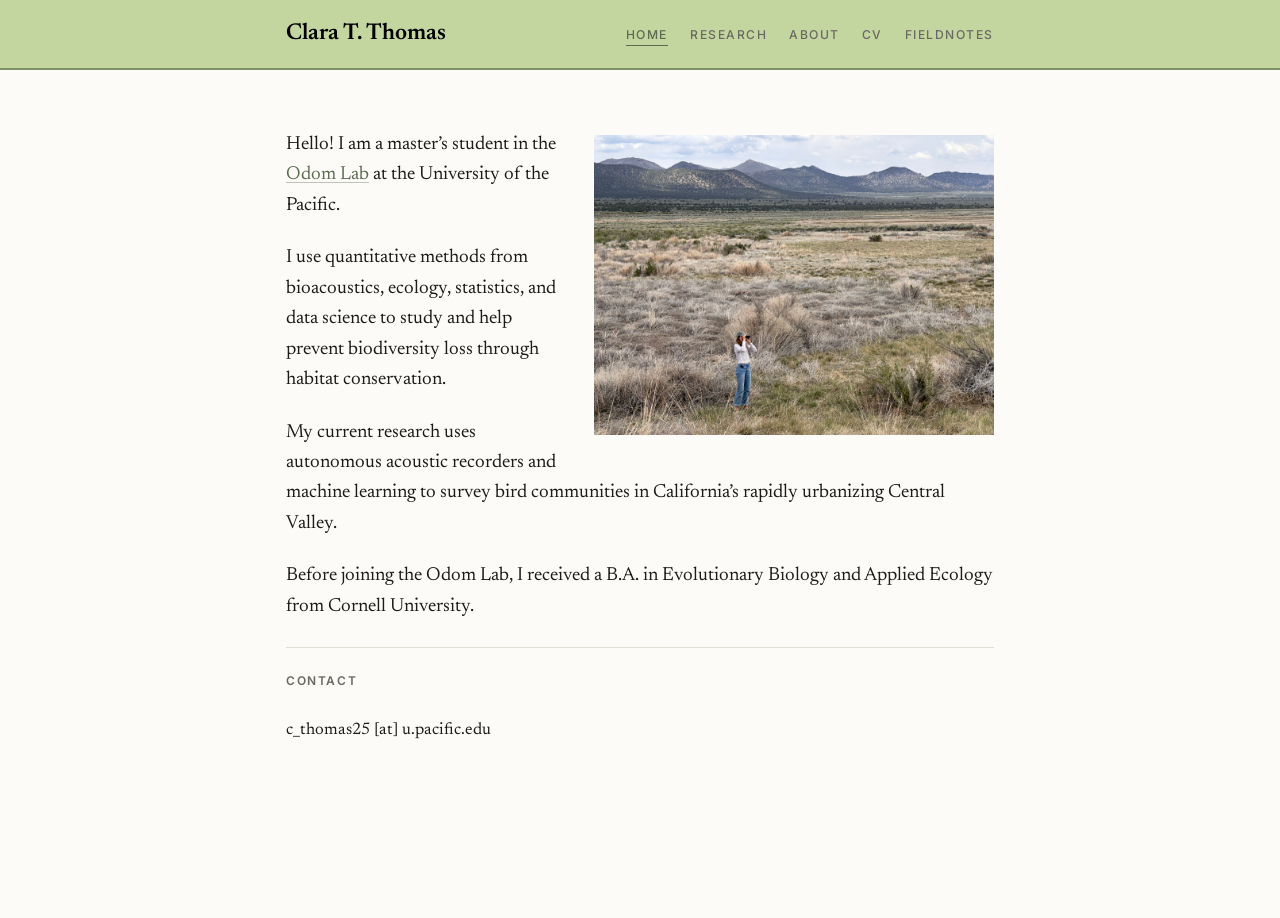
<file: index.html>
<!DOCTYPE html>
<html xmlns="http://www.w3.org/1999/xhtml" lang="en" xml:lang="en"><head>

<meta charset="utf-8">
<meta name="generator" content="quarto-1.10.18">

<meta name="viewport" content="width=device-width, initial-scale=1.0, user-scalable=yes">

<meta name="description" content="M.S. student studying urban bird communities through passive acoustic monitoring.">

<title>Clara Thomas</title>
<style>
/* Default styles provided by pandoc.
** See https://pandoc.org/MANUAL.html#variables-for-html for config info.
*/
span.smallcaps{font-variant: small-caps;}
div.columns{display: flex; gap: 1.5em;}
div.column{flex: auto;}
@media screen {
div.columns{gap: min(4vw, 1.5em);}
div.column{overflow-x: auto;}
}
div.hanging-indent{margin-left: 1.5em; text-indent: -1.5em;}
ul.task-list{list-style: none;}
ul.task-list li input[type="checkbox"] {
  width: 0.8em;
  margin: 0 0.8em 0.2em -1em; /* quarto-specific, see https://github.com/quarto-dev/quarto-cli/issues/4556 */ 
  vertical-align: middle;
}
</style>


<script src="site_libs/quarto-nav/quarto-nav.js"></script>
<link href="./images/logo4.svg" rel="icon" type="image/svg+xml">
<script src="site_libs/clipboard/clipboard.min.js"></script>
<script src="site_libs/quarto-html/quarto.js" type="module"></script>
<script src="site_libs/quarto-html/tabsets/tabsets.js" type="module"></script>
<script src="site_libs/quarto-html/popper.min.js"></script>
<script src="site_libs/quarto-html/tippy.umd.min.js"></script>
<link href="site_libs/quarto-html/tippy.css" rel="stylesheet">
<link href="site_libs/quarto-html/quarto-syntax-highlighting-64a204ab8560d761af7679ceaba22944.css" rel="stylesheet" id="quarto-text-highlighting-styles">
<script src="site_libs/bootstrap/bootstrap.min.js"></script>
<link href="site_libs/bootstrap/bootstrap-icons.css" rel="stylesheet">
<link href="site_libs/bootstrap/bootstrap-2d006f723e1d5d265f6e43dc96da6002.min.css" rel="stylesheet" append-hash="true" id="quarto-bootstrap" data-mode="light">
<script id="quarto-search-options" type="application/json">{
  "language": {
    "search-no-results-text": "No results",
    "search-matching-documents-text": "matching documents",
    "search-copy-link-title": "Copy link to search",
    "search-hide-matches-text": "Hide additional matches",
    "search-more-match-text": "more match in this document",
    "search-more-matches-text": "more matches in this document",
    "search-clear-button-title": "Clear",
    "search-text-placeholder": "",
    "search-detached-cancel-button-title": "Cancel",
    "search-submit-button-title": "Submit",
    "search-label": "Search"
  }
}</script>
<link rel="preconnect" href="https://fonts.googleapis.com">
<link rel="preconnect" href="https://fonts.gstatic.com" crossorigin="">
<link href="https://fonts.googleapis.com/css2?family=Newsreader:ital,opsz,wght@0,6..72,400;0,6..72,500;0,6..72,600;1,6..72,400&amp;family=Inter:wght@400;500;600&amp;display=swap" rel="stylesheet">


<meta property="og:title" content="Clara Thomas">
<meta property="og:description" content="M.S. student studying urban bird communities through passive acoustic monitoring.">
<meta property="og:image" content="https://claratthomas.com/images/mono.jpeg">
<meta property="og:site_name" content="Clara Thomas">
</head>

<body class="nav-fixed fullcontent quarto-light">

<div id="quarto-search-results"></div>
  <header id="quarto-header" class="headroom fixed-top">
    <nav class="navbar navbar-expand-sm " data-bs-theme="dark">
      <div class="navbar-container container-fluid">
      <div class="navbar-brand-container mx-auto">
    <a class="navbar-brand" href="./index.html">
    <span class="navbar-title">Clara T. Thomas</span>
    </a>
  </div>
          <button class="navbar-toggler" type="button" data-bs-toggle="collapse" data-bs-target="#navbarCollapse" aria-controls="navbarCollapse" role="menu" aria-expanded="false" aria-label="Toggle navigation" onclick="if (window.quartoToggleHeadroom) { window.quartoToggleHeadroom(); }">
  <span class="navbar-toggler-icon"></span>
</button>
          <div class="collapse navbar-collapse" id="navbarCollapse">
            <ul class="navbar-nav navbar-nav-scroll ms-auto">
  <li class="nav-item">
    <a class="nav-link active" href="./index.html" aria-current="page"> 
<span class="menu-text">Home</span></a>
  </li>  
  <li class="nav-item">
    <a class="nav-link" href="./research.html"> 
<span class="menu-text">Research</span></a>
  </li>  
  <li class="nav-item">
    <a class="nav-link" href="./about.html"> 
<span class="menu-text">About</span></a>
  </li>  
  <li class="nav-item">
    <a class="nav-link" href="./cv.html"> 
<span class="menu-text">CV</span></a>
  </li>  
  <li class="nav-item">
    <a class="nav-link" href="./fieldnotes/index.html"> 
<span class="menu-text">Fieldnotes</span></a>
  </li>  
</ul>
          </div> <!-- /navcollapse -->
            <div class="quarto-navbar-tools">
</div>
      </div> <!-- /container-fluid -->
    </nav>
</header>
<!-- content -->
<div id="quarto-content" class="quarto-container page-columns page-rows-contents page-layout-article page-navbar">
<!-- sidebar -->
<!-- margin-sidebar -->
    
<!-- main -->
<main class="content" id="quarto-document-content"><header id="title-block-header" class="quarto-title-block"></header>




<p><img src="images/mono.jpeg" class="img-fluid" style="float:right; margin:5px 0 18px 28px;" width="400"></p>
<div class="lede">
<p>Hello! I am a master’s student in the <a href="https://www.karanodom.com/">Odom Lab</a> at the University of the Pacific.</p>
<p>I use quantitative methods from bioacoustics, ecology, statistics, and data science to study and help prevent biodiversity loss through habitat conservation.</p>
<p>My current research uses autonomous acoustic recorders and machine learning to survey bird communities in California’s rapidly urbanizing Central Valley.</p>
<p>Before joining the Odom Lab, I received a B.A. in Evolutionary Biology and Applied Ecology from Cornell University.</p>
</div>
<section id="contact" class="level2">
<h2 data-anchor-id="contact">Contact</h2>
<div class="contact">
<p>c_thomas25 [at] u.pacific.edu</p>
</div>


</section>

</main> <!-- /main -->
<script id="quarto-html-after-body" type="application/javascript">
  window.document.addEventListener("DOMContentLoaded", function (event) {
    const isCodeAnnotation = (el) => {
      for (const clz of el.classList) {
        if (clz.startsWith('code-annotation-')) {                     
          return true;
        }
      }
      return false;
    }
    const onCopySuccess = function(e) {
      // button target
      const button = e.trigger;
      // don't keep focus
      button.blur();
      // flash "checked"
      button.classList.add('code-copy-button-checked');
      var currentTitle = button.getAttribute("title");
      button.setAttribute("title", "Copied!");
      let tooltip;
      if (window.bootstrap) {
        button.setAttribute("data-bs-toggle", "tooltip");
        button.setAttribute("data-bs-placement", "left");
        button.setAttribute("data-bs-title", "Copied!");
        tooltip = new bootstrap.Tooltip(button, 
          { trigger: "manual", 
            customClass: "code-copy-button-tooltip",
            offset: [0, -8]});
        tooltip.show();    
      }
      setTimeout(function() {
        if (tooltip) {
          tooltip.hide();
          button.removeAttribute("data-bs-title");
          button.removeAttribute("data-bs-toggle");
          button.removeAttribute("data-bs-placement");
        }
        button.setAttribute("title", currentTitle);
        button.classList.remove('code-copy-button-checked');
      }, 1000);
      // clear code selection
      e.clearSelection();
    }
    const getTextToCopy = function(trigger) {
      const outerScaffold = trigger.parentElement.cloneNode(true);
      const codeEl = outerScaffold.querySelector('code');
      for (const childEl of codeEl.children) {
        if (isCodeAnnotation(childEl)) {
          childEl.remove();
        }
      }
      return codeEl.innerText;
    }
    const clipboard = new window.ClipboardJS('.code-copy-button:not([data-in-quarto-modal])', {
      text: getTextToCopy
    });
    clipboard.on('success', onCopySuccess);
    if (window.document.getElementById('quarto-embedded-source-code-modal')) {
      const clipboardModal = new window.ClipboardJS('.code-copy-button[data-in-quarto-modal]', {
        text: getTextToCopy,
        container: window.document.getElementById('quarto-embedded-source-code-modal')
      });
      clipboardModal.on('success', onCopySuccess);
    }
      var localhostRegex = new RegExp(/^(?:http|https):\/\/localhost\:?[0-9]*\//);
      var mailtoRegex = new RegExp(/^mailto:/);
        var filterRegex = new RegExp("https:\/\/claratthomas\.com");
      var isInternal = (href) => {
          return filterRegex.test(href) || localhostRegex.test(href) || mailtoRegex.test(href);
      }
      // Inspect non-navigation links and adorn them if external
     var links = window.document.querySelectorAll('a[href]:not(.nav-link):not(.navbar-brand):not(.toc-action):not(.sidebar-link):not(.sidebar-item-toggle):not(.pagination-link):not(.no-external):not([aria-hidden]):not(.dropdown-item):not(.quarto-navigation-tool):not(.about-link)');
      for (var i=0; i<links.length; i++) {
        const link = links[i];
        if (!isInternal(link.href)) {
          // undo the damage that might have been done by quarto-nav.js in the case of
          // links that we want to consider external
          if (link.dataset.originalHref !== undefined) {
            link.href = link.dataset.originalHref;
          }
            // target, if specified
            link.setAttribute("target", "_blank");
            if (link.getAttribute("rel") === null) {
              link.setAttribute("rel", "noopener");
            }
        }
      }
    function tippyHover(el, contentFn, onTriggerFn, onUntriggerFn) {
      const config = {
        allowHTML: true,
        maxWidth: 500,
        delay: 100,
        arrow: false,
        appendTo: function(el) {
            return el.parentElement;
        },
        interactive: true,
        interactiveBorder: 10,
        theme: 'quarto',
        placement: 'bottom-start',
      };
      if (contentFn) {
        config.content = contentFn;
      }
      if (onTriggerFn) {
        config.onTrigger = onTriggerFn;
      }
      if (onUntriggerFn) {
        config.onUntrigger = onUntriggerFn;
      }
      window.tippy(el, config); 
    }
    const noterefs = window.document.querySelectorAll('a[role="doc-noteref"]');
    for (var i=0; i<noterefs.length; i++) {
      const ref = noterefs[i];
      tippyHover(ref, function() {
        // use id or data attribute instead here
        let href = ref.getAttribute('data-footnote-href') || ref.getAttribute('href');
        try { href = new URL(href).hash; } catch {}
        const id = href.replace(/^#\/?/, "");
        const note = window.document.getElementById(id);
        if (note) {
          return note.innerHTML;
        } else {
          return "";
        }
      });
    }
    const xrefs = window.document.querySelectorAll('a.quarto-xref');
    const processXRef = (id, note) => {
      // Strip column container classes
      const stripColumnClz = (el) => {
        el.classList.remove("page-full", "page-columns");
        if (el.children) {
          for (const child of el.children) {
            stripColumnClz(child);
          }
        }
      }
      stripColumnClz(note)
      if (id === null || id.startsWith('sec-')) {
        // Special case sections, only their first couple elements
        const container = document.createElement("div");
        if (note.children && note.children.length > 2) {
          container.appendChild(note.children[0].cloneNode(true));
          for (let i = 1; i < note.children.length; i++) {
            const child = note.children[i];
            if (child.tagName === "P" && child.innerText === "") {
              continue;
            } else {
              container.appendChild(child.cloneNode(true));
              break;
            }
          }
          if (window.Quarto?.typesetMath) {
            window.Quarto.typesetMath(container);
          }
          return container.innerHTML
        } else {
          if (window.Quarto?.typesetMath) {
            window.Quarto.typesetMath(note);
          }
          return note.innerHTML;
        }
      } else {
        // Remove any anchor links if they are present
        const anchorLink = note.querySelector('a.anchorjs-link');
        if (anchorLink) {
          anchorLink.remove();
        }
        if (window.Quarto?.typesetMath) {
          window.Quarto.typesetMath(note);
        }
        if (note.classList.contains("callout")) {
          return note.outerHTML;
        } else {
          return note.innerHTML;
        }
      }
    }
    for (var i=0; i<xrefs.length; i++) {
      const xref = xrefs[i];
      tippyHover(xref, undefined, function(instance) {
        instance.disable();
        let url = xref.getAttribute('href');
        let hash = undefined; 
        if (url.startsWith('#')) {
          hash = url;
        } else {
          try { hash = new URL(url).hash; } catch {}
        }
        if (hash) {
          const id = hash.replace(/^#\/?/, "");
          const note = window.document.getElementById(id);
          if (note !== null) {
            try {
              const html = processXRef(id, note.cloneNode(true));
              instance.setContent(html);
            } finally {
              instance.enable();
              instance.show();
            }
          } else {
            // See if we can fetch this
            fetch(url.split('#')[0])
            .then(res => res.text())
            .then(html => {
              const parser = new DOMParser();
              const htmlDoc = parser.parseFromString(html, "text/html");
              const note = htmlDoc.getElementById(id);
              if (note !== null) {
                const html = processXRef(id, note);
                instance.setContent(html);
              } 
            }).finally(() => {
              instance.enable();
              instance.show();
            });
          }
        } else {
          // See if we can fetch a full url (with no hash to target)
          // This is a special case and we should probably do some content thinning / targeting
          fetch(url)
          .then(res => res.text())
          .then(html => {
            const parser = new DOMParser();
            const htmlDoc = parser.parseFromString(html, "text/html");
            const note = htmlDoc.querySelector('main.content');
            if (note !== null) {
              // This should only happen for chapter cross references
              // (since there is no id in the URL)
              // remove the first header
              if (note.children.length > 0 && note.children[0].tagName === "HEADER") {
                note.children[0].remove();
              }
              const html = processXRef(null, note);
              instance.setContent(html);
            } 
          }).finally(() => {
            instance.enable();
            instance.show();
          });
        }
      }, function(instance) {
      });
    }
        let selectedAnnoteEl;
        const selectorForAnnotation = ( cell, annotation) => {
          let cellAttr = 'data-code-cell="' + cell + '"';
          let lineAttr = 'data-code-annotation="' +  annotation + '"';
          const selector = 'span[' + cellAttr + '][' + lineAttr + ']';
          return selector;
        }
        const selectCodeLines = (annoteEl) => {
          const doc = window.document;
          const targetCell = annoteEl.getAttribute("data-target-cell");
          const targetAnnotation = annoteEl.getAttribute("data-target-annotation");
          const annoteSpan = window.document.querySelector(selectorForAnnotation(targetCell, targetAnnotation));
          const lines = annoteSpan.getAttribute("data-code-lines").split(",");
          const lineIds = lines.map((line) => {
            return targetCell + "-" + line;
          })
          let top = null;
          let height = null;
          let parent = null;
          if (lineIds.length > 0) {
              //compute the position of the single el (top and bottom and make a div)
              const el = window.document.getElementById(lineIds[0]);
              top = el.offsetTop;
              height = el.offsetHeight;
              parent = el.parentElement.parentElement;
            if (lineIds.length > 1) {
              const lastEl = window.document.getElementById(lineIds[lineIds.length - 1]);
              const bottom = lastEl.offsetTop + lastEl.offsetHeight;
              height = bottom - top;
            }
            if (top !== null && height !== null && parent !== null) {
              // cook up a div (if necessary) and position it 
              let div = window.document.getElementById("code-annotation-line-highlight");
              if (div === null) {
                div = window.document.createElement("div");
                div.setAttribute("id", "code-annotation-line-highlight");
                div.style.position = 'absolute';
                parent.appendChild(div);
              }
              div.style.top = top - 2 + "px";
              div.style.height = height + 4 + "px";
              div.style.left = 0;
              let gutterDiv = window.document.getElementById("code-annotation-line-highlight-gutter");
              if (gutterDiv === null) {
                gutterDiv = window.document.createElement("div");
                gutterDiv.setAttribute("id", "code-annotation-line-highlight-gutter");
                gutterDiv.style.position = 'absolute';
                const codeCell = window.document.getElementById(targetCell);
                const gutter = codeCell.querySelector('.code-annotation-gutter');
                gutter.appendChild(gutterDiv);
              }
              gutterDiv.style.top = top - 2 + "px";
              gutterDiv.style.height = height + 4 + "px";
            }
            selectedAnnoteEl = annoteEl;
          }
        };
        const unselectCodeLines = () => {
          const elementsIds = ["code-annotation-line-highlight", "code-annotation-line-highlight-gutter"];
          elementsIds.forEach((elId) => {
            const div = window.document.getElementById(elId);
            if (div) {
              div.remove();
            }
          });
          selectedAnnoteEl = undefined;
        };
          // Handle positioning of the toggle
      window.addEventListener(
        "resize",
        throttle(() => {
          elRect = undefined;
          if (selectedAnnoteEl) {
            selectCodeLines(selectedAnnoteEl);
          }
        }, 10)
      );
      function throttle(fn, ms) {
      let throttle = false;
      let timer;
        return (...args) => {
          if(!throttle) { // first call gets through
              fn.apply(this, args);
              throttle = true;
          } else { // all the others get throttled
              if(timer) clearTimeout(timer); // cancel #2
              timer = setTimeout(() => {
                fn.apply(this, args);
                timer = throttle = false;
              }, ms);
          }
        };
      }
        // Attach click handler to the DT
        const annoteDls = window.document.querySelectorAll('dt[data-target-cell]');
        for (const annoteDlNode of annoteDls) {
          annoteDlNode.addEventListener('click', (event) => {
            const clickedEl = event.target;
            if (clickedEl !== selectedAnnoteEl) {
              unselectCodeLines();
              const activeEl = window.document.querySelector('dt[data-target-cell].code-annotation-active');
              if (activeEl) {
                activeEl.classList.remove('code-annotation-active');
              }
              selectCodeLines(clickedEl);
              clickedEl.classList.add('code-annotation-active');
            } else {
              // Unselect the line
              unselectCodeLines();
              clickedEl.classList.remove('code-annotation-active');
            }
          });
        }
    const findCites = (el) => {
      const parentEl = el.parentElement;
      if (parentEl) {
        const cites = parentEl.dataset.cites;
        if (cites) {
          return {
            el,
            cites: cites.split(' ')
          };
        } else {
          return findCites(el.parentElement)
        }
      } else {
        return undefined;
      }
    };
    var bibliorefs = window.document.querySelectorAll('a[role="doc-biblioref"]');
    for (var i=0; i<bibliorefs.length; i++) {
      const ref = bibliorefs[i];
      const citeInfo = findCites(ref);
      if (citeInfo) {
        tippyHover(citeInfo.el, function() {
          var popup = window.document.createElement('div');
          citeInfo.cites.forEach(function(cite) {
            var citeDiv = window.document.createElement('div');
            citeDiv.classList.add('hanging-indent');
            citeDiv.classList.add('csl-entry');
            var biblioDiv = window.document.getElementById('ref-' + cite);
            if (biblioDiv) {
              citeDiv.innerHTML = biblioDiv.innerHTML;
            }
            popup.appendChild(citeDiv);
          });
          return popup.innerHTML;
        });
      }
    }
  });
  </script>
</div> <!-- /content -->




</body></html>
</file>
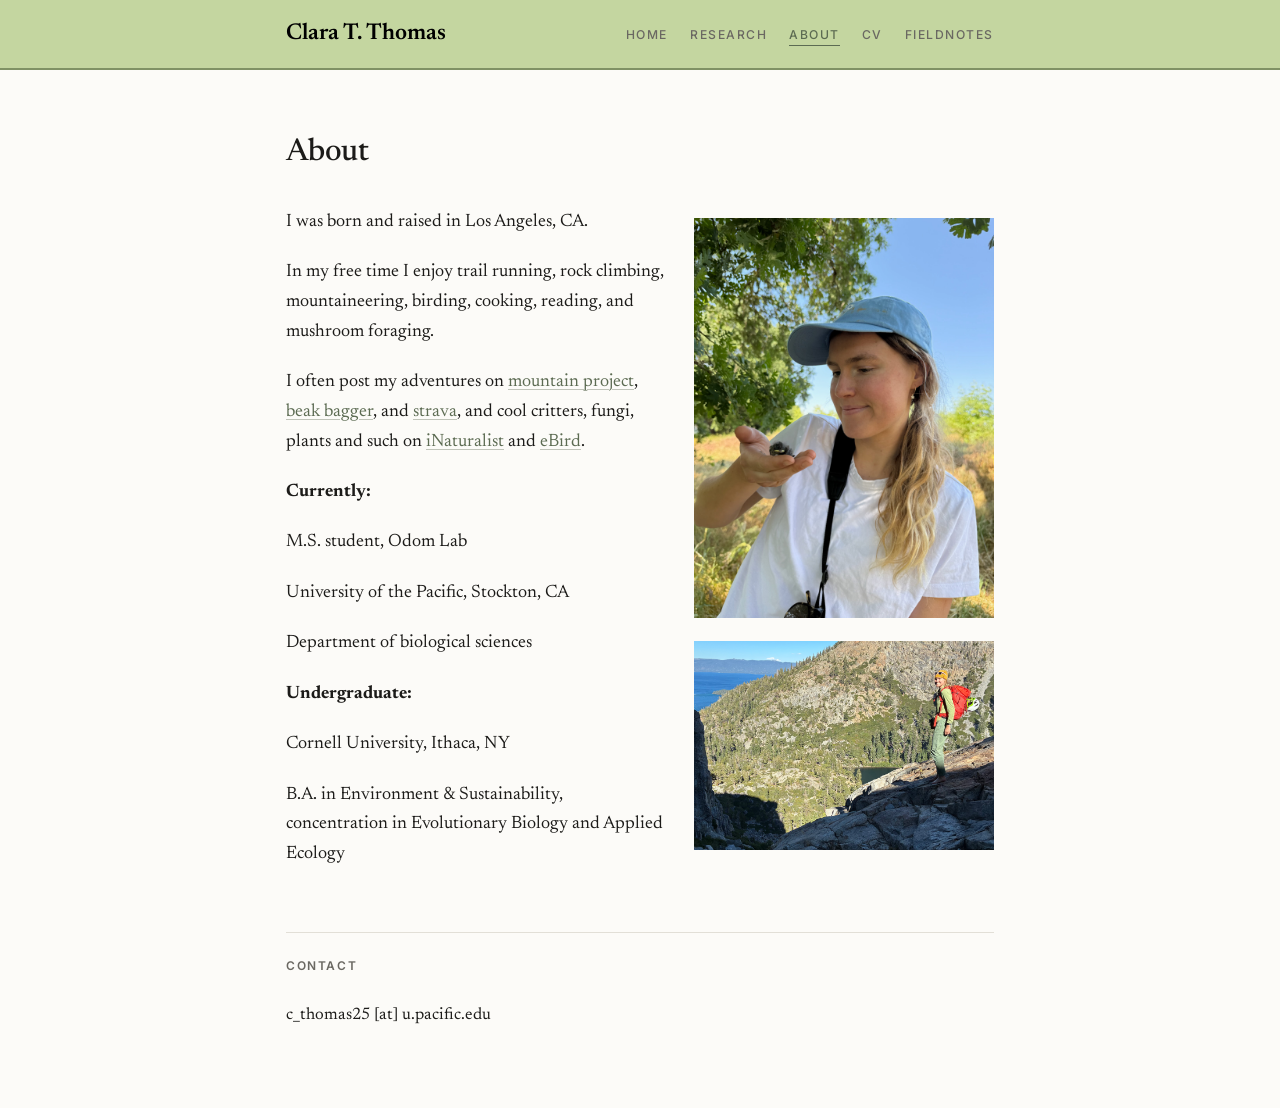
<file: about.html>
<!DOCTYPE html>
<html xmlns="http://www.w3.org/1999/xhtml" lang="en" xml:lang="en"><head>

<meta charset="utf-8">
<meta name="generator" content="quarto-1.10.18">

<meta name="viewport" content="width=device-width, initial-scale=1.0, user-scalable=yes">

<meta name="description" content="Background, training, and community work — Clara Thomas.">

<title>About — Clara Thomas – Clara Thomas</title>
<style>
/* Default styles provided by pandoc.
** See https://pandoc.org/MANUAL.html#variables-for-html for config info.
*/
span.smallcaps{font-variant: small-caps;}
div.columns{display: flex; gap: 1.5em;}
div.column{flex: auto;}
@media screen {
div.columns{gap: min(4vw, 1.5em);}
div.column{overflow-x: auto;}
}
div.hanging-indent{margin-left: 1.5em; text-indent: -1.5em;}
ul.task-list{list-style: none;}
ul.task-list li input[type="checkbox"] {
  width: 0.8em;
  margin: 0 0.8em 0.2em -1em; /* quarto-specific, see https://github.com/quarto-dev/quarto-cli/issues/4556 */ 
  vertical-align: middle;
}
</style>


<script src="site_libs/quarto-nav/quarto-nav.js"></script>
<link href="./images/logo4.svg" rel="icon" type="image/svg+xml">
<script src="site_libs/clipboard/clipboard.min.js"></script>
<script src="site_libs/quarto-html/quarto.js" type="module"></script>
<script src="site_libs/quarto-html/tabsets/tabsets.js" type="module"></script>
<script src="site_libs/quarto-html/popper.min.js"></script>
<script src="site_libs/quarto-html/tippy.umd.min.js"></script>
<link href="site_libs/quarto-html/tippy.css" rel="stylesheet">
<link href="site_libs/quarto-html/quarto-syntax-highlighting-64a204ab8560d761af7679ceaba22944.css" rel="stylesheet" id="quarto-text-highlighting-styles">
<script src="site_libs/bootstrap/bootstrap.min.js"></script>
<link href="site_libs/bootstrap/bootstrap-icons.css" rel="stylesheet">
<link href="site_libs/bootstrap/bootstrap-2d006f723e1d5d265f6e43dc96da6002.min.css" rel="stylesheet" append-hash="true" id="quarto-bootstrap" data-mode="light">
<script id="quarto-search-options" type="application/json">{
  "language": {
    "search-no-results-text": "No results",
    "search-matching-documents-text": "matching documents",
    "search-copy-link-title": "Copy link to search",
    "search-hide-matches-text": "Hide additional matches",
    "search-more-match-text": "more match in this document",
    "search-more-matches-text": "more matches in this document",
    "search-clear-button-title": "Clear",
    "search-text-placeholder": "",
    "search-detached-cancel-button-title": "Cancel",
    "search-submit-button-title": "Submit",
    "search-label": "Search"
  }
}</script>
<link rel="preconnect" href="https://fonts.googleapis.com">
<link rel="preconnect" href="https://fonts.gstatic.com" crossorigin="">
<link href="https://fonts.googleapis.com/css2?family=Newsreader:ital,opsz,wght@0,6..72,400;0,6..72,500;0,6..72,600;1,6..72,400&amp;family=Inter:wght@400;500;600&amp;display=swap" rel="stylesheet">


<meta property="og:title" content="About — Clara Thomas">
<meta property="og:description" content="Background, training, and community work — Clara Thomas.">
<meta property="og:image" content="https://claratthomas.com/images/babywren.JPG">
<meta property="og:site_name" content="Clara Thomas">
</head>

<body class="nav-fixed fullcontent quarto-light">

<div id="quarto-search-results"></div>
  <header id="quarto-header" class="headroom fixed-top">
    <nav class="navbar navbar-expand-sm " data-bs-theme="dark">
      <div class="navbar-container container-fluid">
      <div class="navbar-brand-container mx-auto">
    <a class="navbar-brand" href="./index.html">
    <span class="navbar-title">Clara T. Thomas</span>
    </a>
  </div>
          <button class="navbar-toggler" type="button" data-bs-toggle="collapse" data-bs-target="#navbarCollapse" aria-controls="navbarCollapse" role="menu" aria-expanded="false" aria-label="Toggle navigation" onclick="if (window.quartoToggleHeadroom) { window.quartoToggleHeadroom(); }">
  <span class="navbar-toggler-icon"></span>
</button>
          <div class="collapse navbar-collapse" id="navbarCollapse">
            <ul class="navbar-nav navbar-nav-scroll ms-auto">
  <li class="nav-item">
    <a class="nav-link" href="./index.html"> 
<span class="menu-text">Home</span></a>
  </li>  
  <li class="nav-item">
    <a class="nav-link" href="./research.html"> 
<span class="menu-text">Research</span></a>
  </li>  
  <li class="nav-item">
    <a class="nav-link active" href="./about.html" aria-current="page"> 
<span class="menu-text">About</span></a>
  </li>  
  <li class="nav-item">
    <a class="nav-link" href="./cv.html"> 
<span class="menu-text">CV</span></a>
  </li>  
  <li class="nav-item">
    <a class="nav-link" href="./fieldnotes/index.html"> 
<span class="menu-text">Fieldnotes</span></a>
  </li>  
</ul>
          </div> <!-- /navcollapse -->
            <div class="quarto-navbar-tools">
</div>
      </div> <!-- /container-fluid -->
    </nav>
</header>
<!-- content -->
<div id="quarto-content" class="quarto-container page-columns page-rows-contents page-layout-article page-navbar">
<!-- sidebar -->
<!-- margin-sidebar -->
    
<!-- main -->
<main class="content" id="quarto-document-content"><header id="title-block-header" class="quarto-title-block"></header>




<section id="about" class="level1 page-head">
<h1>About</h1>
</section>
<div class="sidecol">
<p><img src="images/babywren.JPG" class="img-fluid" style="float:right; margin:5px 0 18px 28px;" width="300"></p>
<p><img src="images/eaglelakebuttress.jpeg" class="img-fluid" style="float:right; margin:5px 0 18px 28px;" width="300"></p>
</div>
<div class="sub">
<p>I was born and raised in Los Angeles, CA.</p>
<p>In my free time I enjoy trail running, rock climbing, mountaineering, birding, cooking, reading, and mushroom foraging.</p>
<p>I often post my adventures on <a href="https://www.mountainproject.com/user/201616309/clara-thomas">mountain project</a>, <a href="https://peakbagger.com/climber/climber.aspx?cid=60327">beak bagger</a>, and <a href="https://www.strava.com/athletes/70894240">strava</a>, and cool critters, fungi, plants and such on <a href="https://www.inaturalist.org/people/clarathomas">iNaturalist</a> and <a href="https://ebird.org/profile/MzA1MTkxNQ">eBird</a>.</p>
<p><strong>Currently:</strong></p>
<p>M.S. student, Odom Lab</p>
<p>University of the Pacific, Stockton, CA</p>
<p>Department of biological sciences</p>
<p><strong>Undergraduate:</strong></p>
<p>Cornell University, Ithaca, NY</p>
<p>B.A. in Environment &amp; Sustainability, concentration in Evolutionary Biology and Applied Ecology</p>
</div>

<section id="contact" class="level2">
<h2 data-anchor-id="contact">Contact</h2>
<div class="contact">
<div class="contact">
<p>c_thomas25 [at] u.pacific.edu</p>
</div>
</div>


</section>

</main> <!-- /main -->
<script id="quarto-html-after-body" type="application/javascript">
  window.document.addEventListener("DOMContentLoaded", function (event) {
    const isCodeAnnotation = (el) => {
      for (const clz of el.classList) {
        if (clz.startsWith('code-annotation-')) {                     
          return true;
        }
      }
      return false;
    }
    const onCopySuccess = function(e) {
      // button target
      const button = e.trigger;
      // don't keep focus
      button.blur();
      // flash "checked"
      button.classList.add('code-copy-button-checked');
      var currentTitle = button.getAttribute("title");
      button.setAttribute("title", "Copied!");
      let tooltip;
      if (window.bootstrap) {
        button.setAttribute("data-bs-toggle", "tooltip");
        button.setAttribute("data-bs-placement", "left");
        button.setAttribute("data-bs-title", "Copied!");
        tooltip = new bootstrap.Tooltip(button, 
          { trigger: "manual", 
            customClass: "code-copy-button-tooltip",
            offset: [0, -8]});
        tooltip.show();    
      }
      setTimeout(function() {
        if (tooltip) {
          tooltip.hide();
          button.removeAttribute("data-bs-title");
          button.removeAttribute("data-bs-toggle");
          button.removeAttribute("data-bs-placement");
        }
        button.setAttribute("title", currentTitle);
        button.classList.remove('code-copy-button-checked');
      }, 1000);
      // clear code selection
      e.clearSelection();
    }
    const getTextToCopy = function(trigger) {
      const outerScaffold = trigger.parentElement.cloneNode(true);
      const codeEl = outerScaffold.querySelector('code');
      for (const childEl of codeEl.children) {
        if (isCodeAnnotation(childEl)) {
          childEl.remove();
        }
      }
      return codeEl.innerText;
    }
    const clipboard = new window.ClipboardJS('.code-copy-button:not([data-in-quarto-modal])', {
      text: getTextToCopy
    });
    clipboard.on('success', onCopySuccess);
    if (window.document.getElementById('quarto-embedded-source-code-modal')) {
      const clipboardModal = new window.ClipboardJS('.code-copy-button[data-in-quarto-modal]', {
        text: getTextToCopy,
        container: window.document.getElementById('quarto-embedded-source-code-modal')
      });
      clipboardModal.on('success', onCopySuccess);
    }
      var localhostRegex = new RegExp(/^(?:http|https):\/\/localhost\:?[0-9]*\//);
      var mailtoRegex = new RegExp(/^mailto:/);
        var filterRegex = new RegExp("https:\/\/claratthomas\.com");
      var isInternal = (href) => {
          return filterRegex.test(href) || localhostRegex.test(href) || mailtoRegex.test(href);
      }
      // Inspect non-navigation links and adorn them if external
     var links = window.document.querySelectorAll('a[href]:not(.nav-link):not(.navbar-brand):not(.toc-action):not(.sidebar-link):not(.sidebar-item-toggle):not(.pagination-link):not(.no-external):not([aria-hidden]):not(.dropdown-item):not(.quarto-navigation-tool):not(.about-link)');
      for (var i=0; i<links.length; i++) {
        const link = links[i];
        if (!isInternal(link.href)) {
          // undo the damage that might have been done by quarto-nav.js in the case of
          // links that we want to consider external
          if (link.dataset.originalHref !== undefined) {
            link.href = link.dataset.originalHref;
          }
            // target, if specified
            link.setAttribute("target", "_blank");
            if (link.getAttribute("rel") === null) {
              link.setAttribute("rel", "noopener");
            }
        }
      }
    function tippyHover(el, contentFn, onTriggerFn, onUntriggerFn) {
      const config = {
        allowHTML: true,
        maxWidth: 500,
        delay: 100,
        arrow: false,
        appendTo: function(el) {
            return el.parentElement;
        },
        interactive: true,
        interactiveBorder: 10,
        theme: 'quarto',
        placement: 'bottom-start',
      };
      if (contentFn) {
        config.content = contentFn;
      }
      if (onTriggerFn) {
        config.onTrigger = onTriggerFn;
      }
      if (onUntriggerFn) {
        config.onUntrigger = onUntriggerFn;
      }
      window.tippy(el, config); 
    }
    const noterefs = window.document.querySelectorAll('a[role="doc-noteref"]');
    for (var i=0; i<noterefs.length; i++) {
      const ref = noterefs[i];
      tippyHover(ref, function() {
        // use id or data attribute instead here
        let href = ref.getAttribute('data-footnote-href') || ref.getAttribute('href');
        try { href = new URL(href).hash; } catch {}
        const id = href.replace(/^#\/?/, "");
        const note = window.document.getElementById(id);
        if (note) {
          return note.innerHTML;
        } else {
          return "";
        }
      });
    }
    const xrefs = window.document.querySelectorAll('a.quarto-xref');
    const processXRef = (id, note) => {
      // Strip column container classes
      const stripColumnClz = (el) => {
        el.classList.remove("page-full", "page-columns");
        if (el.children) {
          for (const child of el.children) {
            stripColumnClz(child);
          }
        }
      }
      stripColumnClz(note)
      if (id === null || id.startsWith('sec-')) {
        // Special case sections, only their first couple elements
        const container = document.createElement("div");
        if (note.children && note.children.length > 2) {
          container.appendChild(note.children[0].cloneNode(true));
          for (let i = 1; i < note.children.length; i++) {
            const child = note.children[i];
            if (child.tagName === "P" && child.innerText === "") {
              continue;
            } else {
              container.appendChild(child.cloneNode(true));
              break;
            }
          }
          if (window.Quarto?.typesetMath) {
            window.Quarto.typesetMath(container);
          }
          return container.innerHTML
        } else {
          if (window.Quarto?.typesetMath) {
            window.Quarto.typesetMath(note);
          }
          return note.innerHTML;
        }
      } else {
        // Remove any anchor links if they are present
        const anchorLink = note.querySelector('a.anchorjs-link');
        if (anchorLink) {
          anchorLink.remove();
        }
        if (window.Quarto?.typesetMath) {
          window.Quarto.typesetMath(note);
        }
        if (note.classList.contains("callout")) {
          return note.outerHTML;
        } else {
          return note.innerHTML;
        }
      }
    }
    for (var i=0; i<xrefs.length; i++) {
      const xref = xrefs[i];
      tippyHover(xref, undefined, function(instance) {
        instance.disable();
        let url = xref.getAttribute('href');
        let hash = undefined; 
        if (url.startsWith('#')) {
          hash = url;
        } else {
          try { hash = new URL(url).hash; } catch {}
        }
        if (hash) {
          const id = hash.replace(/^#\/?/, "");
          const note = window.document.getElementById(id);
          if (note !== null) {
            try {
              const html = processXRef(id, note.cloneNode(true));
              instance.setContent(html);
            } finally {
              instance.enable();
              instance.show();
            }
          } else {
            // See if we can fetch this
            fetch(url.split('#')[0])
            .then(res => res.text())
            .then(html => {
              const parser = new DOMParser();
              const htmlDoc = parser.parseFromString(html, "text/html");
              const note = htmlDoc.getElementById(id);
              if (note !== null) {
                const html = processXRef(id, note);
                instance.setContent(html);
              } 
            }).finally(() => {
              instance.enable();
              instance.show();
            });
          }
        } else {
          // See if we can fetch a full url (with no hash to target)
          // This is a special case and we should probably do some content thinning / targeting
          fetch(url)
          .then(res => res.text())
          .then(html => {
            const parser = new DOMParser();
            const htmlDoc = parser.parseFromString(html, "text/html");
            const note = htmlDoc.querySelector('main.content');
            if (note !== null) {
              // This should only happen for chapter cross references
              // (since there is no id in the URL)
              // remove the first header
              if (note.children.length > 0 && note.children[0].tagName === "HEADER") {
                note.children[0].remove();
              }
              const html = processXRef(null, note);
              instance.setContent(html);
            } 
          }).finally(() => {
            instance.enable();
            instance.show();
          });
        }
      }, function(instance) {
      });
    }
        let selectedAnnoteEl;
        const selectorForAnnotation = ( cell, annotation) => {
          let cellAttr = 'data-code-cell="' + cell + '"';
          let lineAttr = 'data-code-annotation="' +  annotation + '"';
          const selector = 'span[' + cellAttr + '][' + lineAttr + ']';
          return selector;
        }
        const selectCodeLines = (annoteEl) => {
          const doc = window.document;
          const targetCell = annoteEl.getAttribute("data-target-cell");
          const targetAnnotation = annoteEl.getAttribute("data-target-annotation");
          const annoteSpan = window.document.querySelector(selectorForAnnotation(targetCell, targetAnnotation));
          const lines = annoteSpan.getAttribute("data-code-lines").split(",");
          const lineIds = lines.map((line) => {
            return targetCell + "-" + line;
          })
          let top = null;
          let height = null;
          let parent = null;
          if (lineIds.length > 0) {
              //compute the position of the single el (top and bottom and make a div)
              const el = window.document.getElementById(lineIds[0]);
              top = el.offsetTop;
              height = el.offsetHeight;
              parent = el.parentElement.parentElement;
            if (lineIds.length > 1) {
              const lastEl = window.document.getElementById(lineIds[lineIds.length - 1]);
              const bottom = lastEl.offsetTop + lastEl.offsetHeight;
              height = bottom - top;
            }
            if (top !== null && height !== null && parent !== null) {
              // cook up a div (if necessary) and position it 
              let div = window.document.getElementById("code-annotation-line-highlight");
              if (div === null) {
                div = window.document.createElement("div");
                div.setAttribute("id", "code-annotation-line-highlight");
                div.style.position = 'absolute';
                parent.appendChild(div);
              }
              div.style.top = top - 2 + "px";
              div.style.height = height + 4 + "px";
              div.style.left = 0;
              let gutterDiv = window.document.getElementById("code-annotation-line-highlight-gutter");
              if (gutterDiv === null) {
                gutterDiv = window.document.createElement("div");
                gutterDiv.setAttribute("id", "code-annotation-line-highlight-gutter");
                gutterDiv.style.position = 'absolute';
                const codeCell = window.document.getElementById(targetCell);
                const gutter = codeCell.querySelector('.code-annotation-gutter');
                gutter.appendChild(gutterDiv);
              }
              gutterDiv.style.top = top - 2 + "px";
              gutterDiv.style.height = height + 4 + "px";
            }
            selectedAnnoteEl = annoteEl;
          }
        };
        const unselectCodeLines = () => {
          const elementsIds = ["code-annotation-line-highlight", "code-annotation-line-highlight-gutter"];
          elementsIds.forEach((elId) => {
            const div = window.document.getElementById(elId);
            if (div) {
              div.remove();
            }
          });
          selectedAnnoteEl = undefined;
        };
          // Handle positioning of the toggle
      window.addEventListener(
        "resize",
        throttle(() => {
          elRect = undefined;
          if (selectedAnnoteEl) {
            selectCodeLines(selectedAnnoteEl);
          }
        }, 10)
      );
      function throttle(fn, ms) {
      let throttle = false;
      let timer;
        return (...args) => {
          if(!throttle) { // first call gets through
              fn.apply(this, args);
              throttle = true;
          } else { // all the others get throttled
              if(timer) clearTimeout(timer); // cancel #2
              timer = setTimeout(() => {
                fn.apply(this, args);
                timer = throttle = false;
              }, ms);
          }
        };
      }
        // Attach click handler to the DT
        const annoteDls = window.document.querySelectorAll('dt[data-target-cell]');
        for (const annoteDlNode of annoteDls) {
          annoteDlNode.addEventListener('click', (event) => {
            const clickedEl = event.target;
            if (clickedEl !== selectedAnnoteEl) {
              unselectCodeLines();
              const activeEl = window.document.querySelector('dt[data-target-cell].code-annotation-active');
              if (activeEl) {
                activeEl.classList.remove('code-annotation-active');
              }
              selectCodeLines(clickedEl);
              clickedEl.classList.add('code-annotation-active');
            } else {
              // Unselect the line
              unselectCodeLines();
              clickedEl.classList.remove('code-annotation-active');
            }
          });
        }
    const findCites = (el) => {
      const parentEl = el.parentElement;
      if (parentEl) {
        const cites = parentEl.dataset.cites;
        if (cites) {
          return {
            el,
            cites: cites.split(' ')
          };
        } else {
          return findCites(el.parentElement)
        }
      } else {
        return undefined;
      }
    };
    var bibliorefs = window.document.querySelectorAll('a[role="doc-biblioref"]');
    for (var i=0; i<bibliorefs.length; i++) {
      const ref = bibliorefs[i];
      const citeInfo = findCites(ref);
      if (citeInfo) {
        tippyHover(citeInfo.el, function() {
          var popup = window.document.createElement('div');
          citeInfo.cites.forEach(function(cite) {
            var citeDiv = window.document.createElement('div');
            citeDiv.classList.add('hanging-indent');
            citeDiv.classList.add('csl-entry');
            var biblioDiv = window.document.getElementById('ref-' + cite);
            if (biblioDiv) {
              citeDiv.innerHTML = biblioDiv.innerHTML;
            }
            popup.appendChild(citeDiv);
          });
          return popup.innerHTML;
        });
      }
    }
  });
  </script>
</div> <!-- /content -->




</body></html>
</file>
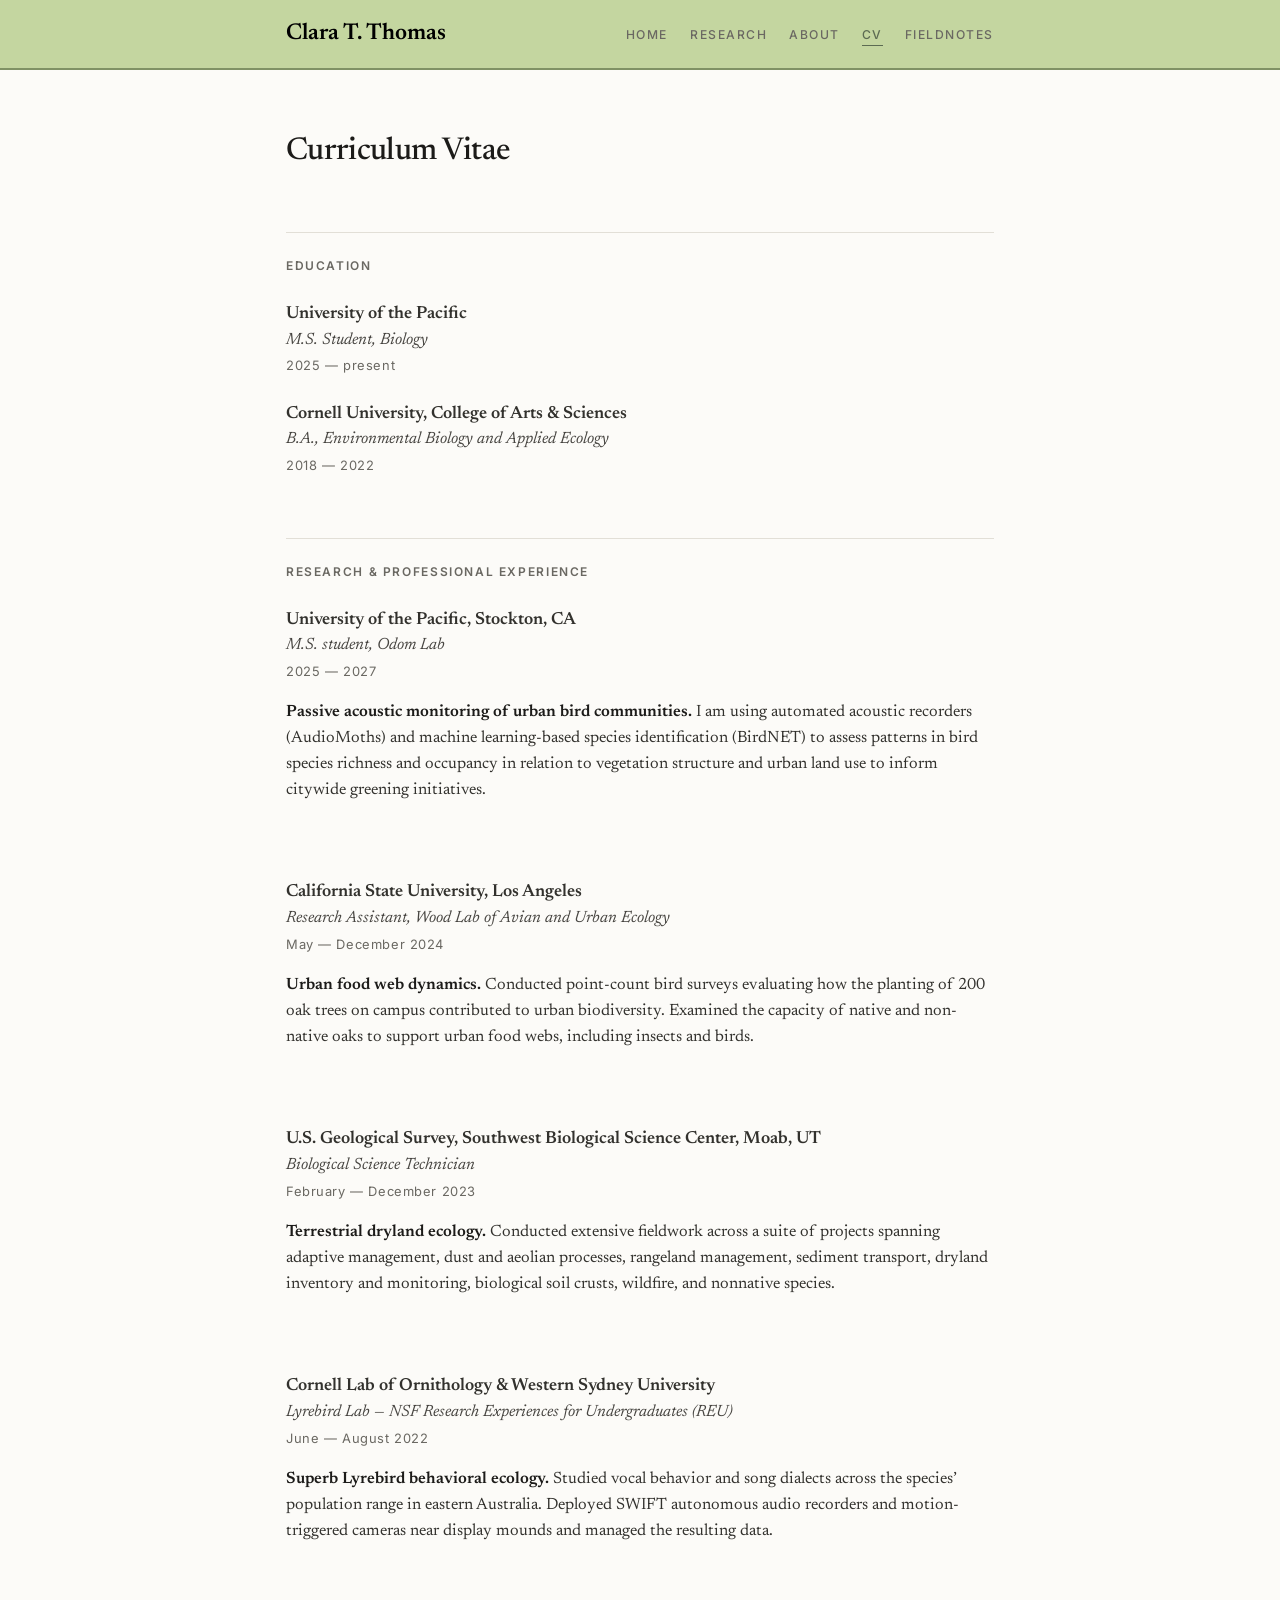
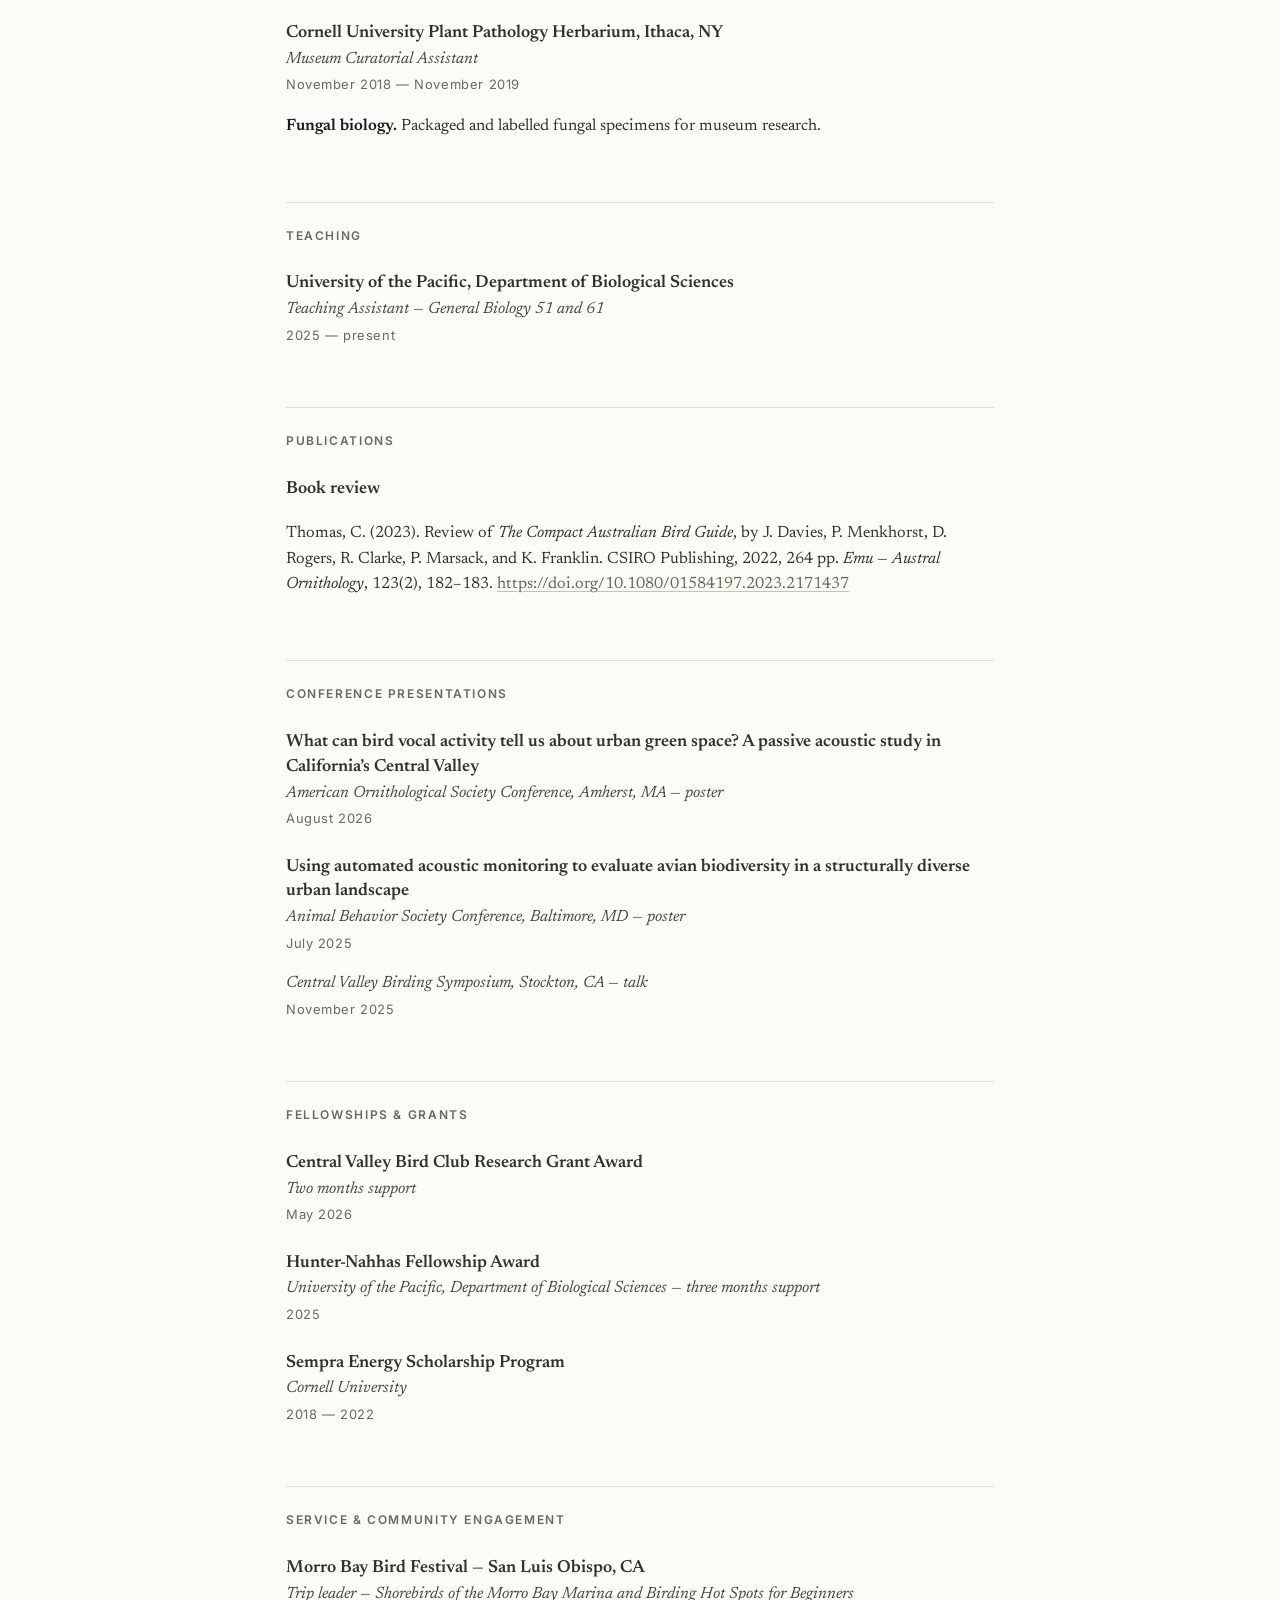
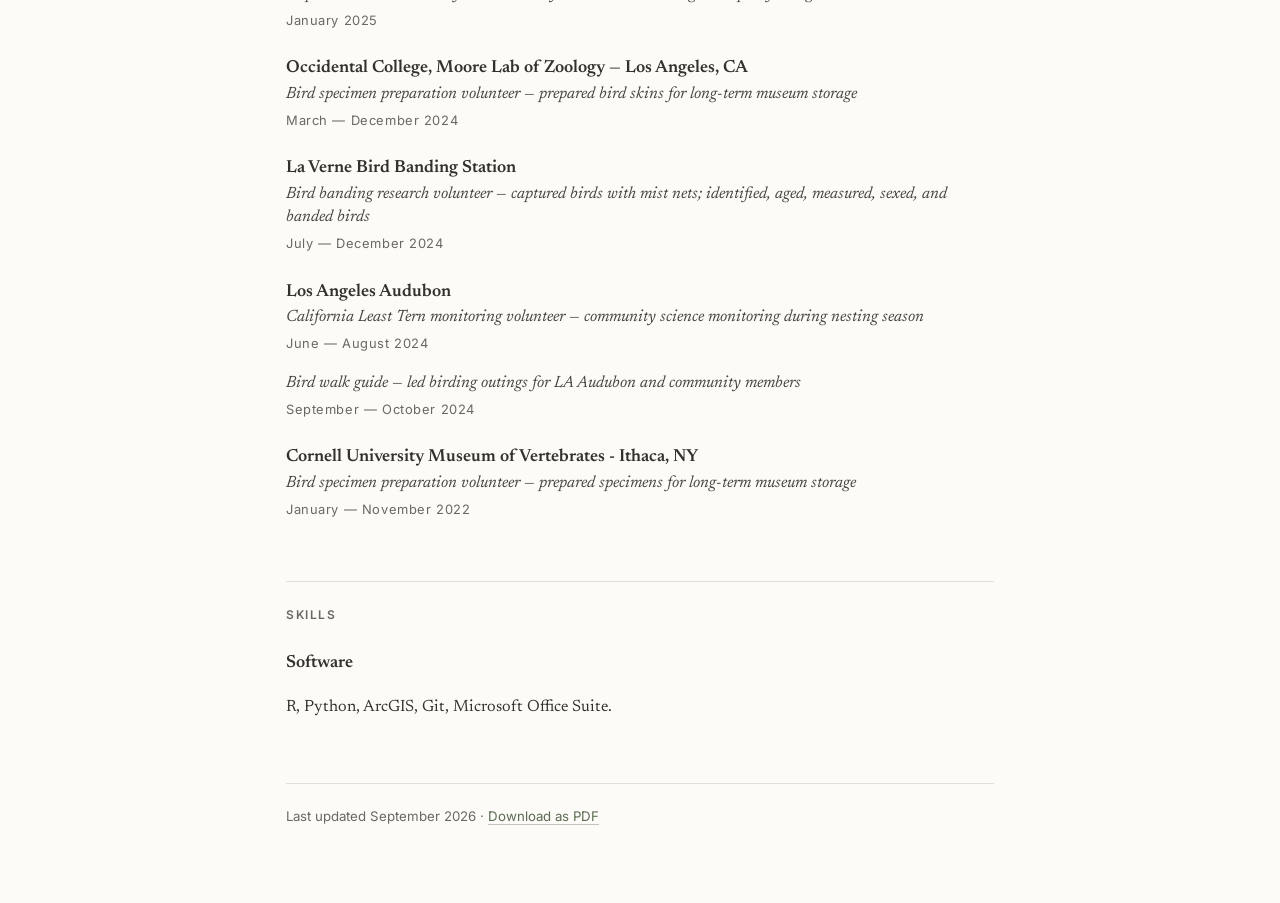
<file: cv.html>
<!DOCTYPE html>
<html xmlns="http://www.w3.org/1999/xhtml" lang="en" xml:lang="en"><head>

<meta charset="utf-8">
<meta name="generator" content="quarto-1.10.18">

<meta name="viewport" content="width=device-width, initial-scale=1.0, user-scalable=yes">

<meta name="description" content="Curriculum vitae — Clara Thomas, M.S. student in Biology, University of the Pacific.">

<title>Clara Thomas — CV – Clara Thomas</title>
<style>
/* Default styles provided by pandoc.
** See https://pandoc.org/MANUAL.html#variables-for-html for config info.
*/
span.smallcaps{font-variant: small-caps;}
div.columns{display: flex; gap: 1.5em;}
div.column{flex: auto;}
@media screen {
div.columns{gap: min(4vw, 1.5em);}
div.column{overflow-x: auto;}
}
div.hanging-indent{margin-left: 1.5em; text-indent: -1.5em;}
ul.task-list{list-style: none;}
ul.task-list li input[type="checkbox"] {
  width: 0.8em;
  margin: 0 0.8em 0.2em -1em; /* quarto-specific, see https://github.com/quarto-dev/quarto-cli/issues/4556 */ 
  vertical-align: middle;
}
</style>


<script src="site_libs/quarto-nav/quarto-nav.js"></script>
<link href="./images/logo4.svg" rel="icon" type="image/svg+xml">
<script src="site_libs/clipboard/clipboard.min.js"></script>
<script src="site_libs/quarto-html/quarto.js" type="module"></script>
<script src="site_libs/quarto-html/tabsets/tabsets.js" type="module"></script>
<script src="site_libs/quarto-html/popper.min.js"></script>
<script src="site_libs/quarto-html/tippy.umd.min.js"></script>
<link href="site_libs/quarto-html/tippy.css" rel="stylesheet">
<link href="site_libs/quarto-html/quarto-syntax-highlighting-64a204ab8560d761af7679ceaba22944.css" rel="stylesheet" id="quarto-text-highlighting-styles">
<script src="site_libs/bootstrap/bootstrap.min.js"></script>
<link href="site_libs/bootstrap/bootstrap-icons.css" rel="stylesheet">
<link href="site_libs/bootstrap/bootstrap-2d006f723e1d5d265f6e43dc96da6002.min.css" rel="stylesheet" append-hash="true" id="quarto-bootstrap" data-mode="light">
<script id="quarto-search-options" type="application/json">{
  "language": {
    "search-no-results-text": "No results",
    "search-matching-documents-text": "matching documents",
    "search-copy-link-title": "Copy link to search",
    "search-hide-matches-text": "Hide additional matches",
    "search-more-match-text": "more match in this document",
    "search-more-matches-text": "more matches in this document",
    "search-clear-button-title": "Clear",
    "search-text-placeholder": "",
    "search-detached-cancel-button-title": "Cancel",
    "search-submit-button-title": "Submit",
    "search-label": "Search"
  }
}</script>
<link rel="preconnect" href="https://fonts.googleapis.com">
<link rel="preconnect" href="https://fonts.gstatic.com" crossorigin="">
<link href="https://fonts.googleapis.com/css2?family=Newsreader:ital,opsz,wght@0,6..72,400;0,6..72,500;0,6..72,600;1,6..72,400&amp;family=Inter:wght@400;500;600&amp;display=swap" rel="stylesheet">


<meta property="og:title" content="Clara Thomas — CV">
<meta property="og:description" content="Curriculum vitae — Clara Thomas, M.S. student in Biology, University of the Pacific.">
<meta property="og:site_name" content="Clara Thomas">
</head>

<body class="nav-fixed fullcontent quarto-light">

<div id="quarto-search-results"></div>
  <header id="quarto-header" class="headroom fixed-top">
    <nav class="navbar navbar-expand-sm " data-bs-theme="dark">
      <div class="navbar-container container-fluid">
      <div class="navbar-brand-container mx-auto">
    <a class="navbar-brand" href="./index.html">
    <span class="navbar-title">Clara T. Thomas</span>
    </a>
  </div>
          <button class="navbar-toggler" type="button" data-bs-toggle="collapse" data-bs-target="#navbarCollapse" aria-controls="navbarCollapse" role="menu" aria-expanded="false" aria-label="Toggle navigation" onclick="if (window.quartoToggleHeadroom) { window.quartoToggleHeadroom(); }">
  <span class="navbar-toggler-icon"></span>
</button>
          <div class="collapse navbar-collapse" id="navbarCollapse">
            <ul class="navbar-nav navbar-nav-scroll ms-auto">
  <li class="nav-item">
    <a class="nav-link" href="./index.html"> 
<span class="menu-text">Home</span></a>
  </li>  
  <li class="nav-item">
    <a class="nav-link" href="./research.html"> 
<span class="menu-text">Research</span></a>
  </li>  
  <li class="nav-item">
    <a class="nav-link" href="./about.html"> 
<span class="menu-text">About</span></a>
  </li>  
  <li class="nav-item">
    <a class="nav-link active" href="./cv.html" aria-current="page"> 
<span class="menu-text">CV</span></a>
  </li>  
  <li class="nav-item">
    <a class="nav-link" href="./fieldnotes/index.html"> 
<span class="menu-text">Fieldnotes</span></a>
  </li>  
</ul>
          </div> <!-- /navcollapse -->
            <div class="quarto-navbar-tools">
</div>
      </div> <!-- /container-fluid -->
    </nav>
</header>
<!-- content -->
<div id="quarto-content" class="quarto-container page-columns page-rows-contents page-layout-article page-navbar">
<!-- sidebar -->
<!-- margin-sidebar -->
    
<!-- main -->
<main class="content" id="quarto-document-content"><header id="title-block-header" class="quarto-title-block"></header>




<section id="curriculum-vitae" class="level1 masthead cv-masthead">
<h1>Curriculum Vitae</h1>
<section id="education" class="level2">
<h2 data-anchor-id="education">Education</h2>
<div class="cv-item">
<p><span class="org">University of the Pacific</span> <span class="role">M.S. Student, Biology</span> <span class="when">2025 — present</span></p>
</div>
<div class="cv-item">
<p><span class="org">Cornell University, College of Arts &amp; Sciences</span> <span class="role">B.A., Environmental Biology and Applied Ecology</span> <span class="when">2018 — 2022</span></p>
</div>
</section>
<section id="research-professional-experience" class="level2">
<h2 data-anchor-id="research-professional-experience">Research &amp; Professional Experience</h2>
<div class="cv-item">
<p><span class="org">University of the Pacific, Stockton, CA</span> <span class="role">M.S. student, Odom Lab</span> <span class="when">2025 — 2027</span></p>
<p><strong>Passive acoustic monitoring of urban bird communities.</strong> I am using automated acoustic recorders (AudioMoths) and machine learning-based species identification (BirdNET) to assess patterns in bird species richness and occupancy in relation to vegetation structure and urban land use to inform citywide greening initiatives.</p>
</div>
<p><br>
</p>
<div class="cv-item">
<p><span class="org">California State University, Los Angeles</span> <span class="role">Research Assistant, Wood Lab of Avian and Urban Ecology</span> <span class="when">May — December 2024</span></p>
<p><strong>Urban food web dynamics.</strong> Conducted point-count bird surveys evaluating how the planting of 200 oak trees on campus contributed to urban biodiversity. Examined the capacity of native and non-native oaks to support urban food webs, including insects and birds.</p>
</div>
<p><br>
</p>
<div class="cv-item">
<p><span class="org">U.S. Geological Survey, Southwest Biological Science Center, Moab, UT</span> <span class="role">Biological Science Technician</span> <span class="when">February — December 2023</span></p>
<p><strong>Terrestrial dryland ecology.</strong> Conducted extensive fieldwork across a suite of projects spanning adaptive management, dust and aeolian processes, rangeland management, sediment transport, dryland inventory and monitoring, biological soil crusts, wildfire, and nonnative species.</p>
</div>
<p><br>
</p>
<div class="cv-item">
<p><span class="org">Cornell Lab of Ornithology &amp; Western Sydney University</span> <span class="role">Lyrebird Lab — NSF Research Experiences for Undergraduates (REU)</span> <span class="when">June — August 2022</span></p>
<p><strong>Superb Lyrebird behavioral ecology.</strong> Studied vocal behavior and song dialects across the species’ population range in eastern Australia. Deployed SWIFT autonomous audio recorders and motion-triggered cameras near display mounds and managed the resulting data.</p>
</div>
<p><br>
</p>
<div class="cv-item">
<p><span class="org">Cornell University Plant Pathology Herbarium, Ithaca, NY</span> <span class="role">Museum Curatorial Assistant</span> <span class="when">November 2018 — November 2019</span></p>
<p><strong>Fungal biology.</strong> Packaged and labelled fungal specimens for museum research.</p>
</div>
</section>
</section>
<section id="teaching" class="level2">
<h2 data-anchor-id="teaching">Teaching</h2>
<div class="cv-list">
<div class="cv-item">
<p><span class="org">University of the Pacific, Department of Biological Sciences</span> <span class="role">Teaching Assistant — General Biology 51 and 61</span> <span class="when">2025 — present</span></p>
</div>
</div>
</section>
<section id="publications" class="level2">
<h2 data-anchor-id="publications">Publications</h2>
<div class="cv-list">
<div class="cv-item">
<p><span class="org">Book review</span></p>
<p>Thomas, C. (2023). Review of <em>The Compact Australian Bird Guide</em>, by J. Davies, P. Menkhorst, D. Rogers, R. Clarke, P. Marsack, and K. Franklin. CSIRO Publishing, 2022, 264 pp.&nbsp;<em>Emu — Austral Ornithology</em>, 123(2), 182–183. <a href="https://doi.org/10.1080/01584197.2023.2171437" class="uri">https://doi.org/10.1080/01584197.2023.2171437</a></p>
</div>
</div>
</section>
<section id="conference-presentations" class="level2">
<h2 data-anchor-id="conference-presentations">Conference Presentations</h2>
<div class="cv-list">
<div class="cv-item">
<p><span class="org">What can bird vocal activity tell us about urban green space? A passive acoustic study in California’s Central Valley</span> <span class="role">American Ornithological Society Conference, Amherst, MA — poster</span> <span class="when">August 2026</span></p>
</div>
<div class="cv-item">
<p><span class="org">Using automated acoustic monitoring to evaluate avian biodiversity in a structurally diverse urban landscape</span> <span class="role">Animal Behavior Society Conference, Baltimore, MD — poster</span> <span class="when">July 2025</span></p>
<p><span class="role">Central Valley Birding Symposium, Stockton, CA — talk</span> <span class="when">November 2025</span></p>
</div>
</div>
</section>
<section id="fellowships-grants" class="level2">
<h2 data-anchor-id="fellowships-grants">Fellowships &amp; Grants</h2>
<div class="cv-list">
<div class="cv-item">
<p><span class="org">Central Valley Bird Club Research Grant Award</span> <span class="role">Two months support</span> <span class="when">May 2026</span></p>
</div>
<div class="cv-item">
<p><span class="org">Hunter-Nahhas Fellowship Award</span> <span class="role">University of the Pacific, Department of Biological Sciences — three months support</span> <span class="when">2025</span></p>
</div>
<div class="cv-item">
<p><span class="org">Sempra Energy Scholarship Program</span> <span class="role">Cornell University</span> <span class="when">2018 — 2022</span></p>
</div>
</div>
</section>
<section id="service-community-engagement" class="level2">
<h2 data-anchor-id="service-community-engagement">Service &amp; Community Engagement</h2>
<div class="cv-list">
<div class="cv-item">
<p><span class="org">Morro Bay Bird Festival — San Luis Obispo, CA</span> <span class="role">Trip leader — <em>Shorebirds of the Morro Bay Marina</em> and <em>Birding Hot Spots for Beginners</em></span> <span class="when">January 2025</span></p>
</div>
<div class="cv-item">
<p><span class="org">Occidental College, Moore Lab of Zoology — Los Angeles, CA</span> <span class="role">Bird specimen preparation volunteer — prepared bird skins for long-term museum storage</span> <span class="when">March — December 2024</span></p>
</div>
<div class="cv-item">
<p><span class="org">La Verne Bird Banding Station</span> <span class="role">Bird banding research volunteer — captured birds with mist nets; identified, aged, measured, sexed, and banded birds</span> <span class="when">July — December 2024</span></p>
</div>
<div class="cv-item">
<p><span class="org">Los Angeles Audubon</span> <span class="role">California Least Tern monitoring volunteer — community science monitoring during nesting season</span> <span class="when">June — August 2024</span></p>
<p><span class="role">Bird walk guide — led birding outings for LA Audubon and community members</span> <span class="when">September — October 2024</span></p>
</div>
<div class="cv-item">
<p><span class="org">Cornell University Museum of Vertebrates - Ithaca, NY</span> <span class="role">Bird specimen preparation volunteer — prepared specimens for long-term museum storage</span> <span class="when">January — November 2022</span></p>
</div>
</div>
</section>
<section id="skills" class="level2">
<h2 data-anchor-id="skills">Skills</h2>
<div class="cv-list">
<div class="cv-item">
<p><span class="org">Software</span></p>
<p>R, Python, ArcGIS, Git, Microsoft Office Suite.</p>
</div>
</div>
<div class="cv-foot">
<p>Last updated September 2026 · <a href="cv.pdf">Download as PDF</a></p>
</div>


</section>

</main> <!-- /main -->
<script id="quarto-html-after-body" type="application/javascript">
  window.document.addEventListener("DOMContentLoaded", function (event) {
    const isCodeAnnotation = (el) => {
      for (const clz of el.classList) {
        if (clz.startsWith('code-annotation-')) {                     
          return true;
        }
      }
      return false;
    }
    const onCopySuccess = function(e) {
      // button target
      const button = e.trigger;
      // don't keep focus
      button.blur();
      // flash "checked"
      button.classList.add('code-copy-button-checked');
      var currentTitle = button.getAttribute("title");
      button.setAttribute("title", "Copied!");
      let tooltip;
      if (window.bootstrap) {
        button.setAttribute("data-bs-toggle", "tooltip");
        button.setAttribute("data-bs-placement", "left");
        button.setAttribute("data-bs-title", "Copied!");
        tooltip = new bootstrap.Tooltip(button, 
          { trigger: "manual", 
            customClass: "code-copy-button-tooltip",
            offset: [0, -8]});
        tooltip.show();    
      }
      setTimeout(function() {
        if (tooltip) {
          tooltip.hide();
          button.removeAttribute("data-bs-title");
          button.removeAttribute("data-bs-toggle");
          button.removeAttribute("data-bs-placement");
        }
        button.setAttribute("title", currentTitle);
        button.classList.remove('code-copy-button-checked');
      }, 1000);
      // clear code selection
      e.clearSelection();
    }
    const getTextToCopy = function(trigger) {
      const outerScaffold = trigger.parentElement.cloneNode(true);
      const codeEl = outerScaffold.querySelector('code');
      for (const childEl of codeEl.children) {
        if (isCodeAnnotation(childEl)) {
          childEl.remove();
        }
      }
      return codeEl.innerText;
    }
    const clipboard = new window.ClipboardJS('.code-copy-button:not([data-in-quarto-modal])', {
      text: getTextToCopy
    });
    clipboard.on('success', onCopySuccess);
    if (window.document.getElementById('quarto-embedded-source-code-modal')) {
      const clipboardModal = new window.ClipboardJS('.code-copy-button[data-in-quarto-modal]', {
        text: getTextToCopy,
        container: window.document.getElementById('quarto-embedded-source-code-modal')
      });
      clipboardModal.on('success', onCopySuccess);
    }
      var localhostRegex = new RegExp(/^(?:http|https):\/\/localhost\:?[0-9]*\//);
      var mailtoRegex = new RegExp(/^mailto:/);
        var filterRegex = new RegExp("https:\/\/claratthomas\.com");
      var isInternal = (href) => {
          return filterRegex.test(href) || localhostRegex.test(href) || mailtoRegex.test(href);
      }
      // Inspect non-navigation links and adorn them if external
     var links = window.document.querySelectorAll('a[href]:not(.nav-link):not(.navbar-brand):not(.toc-action):not(.sidebar-link):not(.sidebar-item-toggle):not(.pagination-link):not(.no-external):not([aria-hidden]):not(.dropdown-item):not(.quarto-navigation-tool):not(.about-link)');
      for (var i=0; i<links.length; i++) {
        const link = links[i];
        if (!isInternal(link.href)) {
          // undo the damage that might have been done by quarto-nav.js in the case of
          // links that we want to consider external
          if (link.dataset.originalHref !== undefined) {
            link.href = link.dataset.originalHref;
          }
            // target, if specified
            link.setAttribute("target", "_blank");
            if (link.getAttribute("rel") === null) {
              link.setAttribute("rel", "noopener");
            }
        }
      }
    function tippyHover(el, contentFn, onTriggerFn, onUntriggerFn) {
      const config = {
        allowHTML: true,
        maxWidth: 500,
        delay: 100,
        arrow: false,
        appendTo: function(el) {
            return el.parentElement;
        },
        interactive: true,
        interactiveBorder: 10,
        theme: 'quarto',
        placement: 'bottom-start',
      };
      if (contentFn) {
        config.content = contentFn;
      }
      if (onTriggerFn) {
        config.onTrigger = onTriggerFn;
      }
      if (onUntriggerFn) {
        config.onUntrigger = onUntriggerFn;
      }
      window.tippy(el, config); 
    }
    const noterefs = window.document.querySelectorAll('a[role="doc-noteref"]');
    for (var i=0; i<noterefs.length; i++) {
      const ref = noterefs[i];
      tippyHover(ref, function() {
        // use id or data attribute instead here
        let href = ref.getAttribute('data-footnote-href') || ref.getAttribute('href');
        try { href = new URL(href).hash; } catch {}
        const id = href.replace(/^#\/?/, "");
        const note = window.document.getElementById(id);
        if (note) {
          return note.innerHTML;
        } else {
          return "";
        }
      });
    }
    const xrefs = window.document.querySelectorAll('a.quarto-xref');
    const processXRef = (id, note) => {
      // Strip column container classes
      const stripColumnClz = (el) => {
        el.classList.remove("page-full", "page-columns");
        if (el.children) {
          for (const child of el.children) {
            stripColumnClz(child);
          }
        }
      }
      stripColumnClz(note)
      if (id === null || id.startsWith('sec-')) {
        // Special case sections, only their first couple elements
        const container = document.createElement("div");
        if (note.children && note.children.length > 2) {
          container.appendChild(note.children[0].cloneNode(true));
          for (let i = 1; i < note.children.length; i++) {
            const child = note.children[i];
            if (child.tagName === "P" && child.innerText === "") {
              continue;
            } else {
              container.appendChild(child.cloneNode(true));
              break;
            }
          }
          if (window.Quarto?.typesetMath) {
            window.Quarto.typesetMath(container);
          }
          return container.innerHTML
        } else {
          if (window.Quarto?.typesetMath) {
            window.Quarto.typesetMath(note);
          }
          return note.innerHTML;
        }
      } else {
        // Remove any anchor links if they are present
        const anchorLink = note.querySelector('a.anchorjs-link');
        if (anchorLink) {
          anchorLink.remove();
        }
        if (window.Quarto?.typesetMath) {
          window.Quarto.typesetMath(note);
        }
        if (note.classList.contains("callout")) {
          return note.outerHTML;
        } else {
          return note.innerHTML;
        }
      }
    }
    for (var i=0; i<xrefs.length; i++) {
      const xref = xrefs[i];
      tippyHover(xref, undefined, function(instance) {
        instance.disable();
        let url = xref.getAttribute('href');
        let hash = undefined; 
        if (url.startsWith('#')) {
          hash = url;
        } else {
          try { hash = new URL(url).hash; } catch {}
        }
        if (hash) {
          const id = hash.replace(/^#\/?/, "");
          const note = window.document.getElementById(id);
          if (note !== null) {
            try {
              const html = processXRef(id, note.cloneNode(true));
              instance.setContent(html);
            } finally {
              instance.enable();
              instance.show();
            }
          } else {
            // See if we can fetch this
            fetch(url.split('#')[0])
            .then(res => res.text())
            .then(html => {
              const parser = new DOMParser();
              const htmlDoc = parser.parseFromString(html, "text/html");
              const note = htmlDoc.getElementById(id);
              if (note !== null) {
                const html = processXRef(id, note);
                instance.setContent(html);
              } 
            }).finally(() => {
              instance.enable();
              instance.show();
            });
          }
        } else {
          // See if we can fetch a full url (with no hash to target)
          // This is a special case and we should probably do some content thinning / targeting
          fetch(url)
          .then(res => res.text())
          .then(html => {
            const parser = new DOMParser();
            const htmlDoc = parser.parseFromString(html, "text/html");
            const note = htmlDoc.querySelector('main.content');
            if (note !== null) {
              // This should only happen for chapter cross references
              // (since there is no id in the URL)
              // remove the first header
              if (note.children.length > 0 && note.children[0].tagName === "HEADER") {
                note.children[0].remove();
              }
              const html = processXRef(null, note);
              instance.setContent(html);
            } 
          }).finally(() => {
            instance.enable();
            instance.show();
          });
        }
      }, function(instance) {
      });
    }
        let selectedAnnoteEl;
        const selectorForAnnotation = ( cell, annotation) => {
          let cellAttr = 'data-code-cell="' + cell + '"';
          let lineAttr = 'data-code-annotation="' +  annotation + '"';
          const selector = 'span[' + cellAttr + '][' + lineAttr + ']';
          return selector;
        }
        const selectCodeLines = (annoteEl) => {
          const doc = window.document;
          const targetCell = annoteEl.getAttribute("data-target-cell");
          const targetAnnotation = annoteEl.getAttribute("data-target-annotation");
          const annoteSpan = window.document.querySelector(selectorForAnnotation(targetCell, targetAnnotation));
          const lines = annoteSpan.getAttribute("data-code-lines").split(",");
          const lineIds = lines.map((line) => {
            return targetCell + "-" + line;
          })
          let top = null;
          let height = null;
          let parent = null;
          if (lineIds.length > 0) {
              //compute the position of the single el (top and bottom and make a div)
              const el = window.document.getElementById(lineIds[0]);
              top = el.offsetTop;
              height = el.offsetHeight;
              parent = el.parentElement.parentElement;
            if (lineIds.length > 1) {
              const lastEl = window.document.getElementById(lineIds[lineIds.length - 1]);
              const bottom = lastEl.offsetTop + lastEl.offsetHeight;
              height = bottom - top;
            }
            if (top !== null && height !== null && parent !== null) {
              // cook up a div (if necessary) and position it 
              let div = window.document.getElementById("code-annotation-line-highlight");
              if (div === null) {
                div = window.document.createElement("div");
                div.setAttribute("id", "code-annotation-line-highlight");
                div.style.position = 'absolute';
                parent.appendChild(div);
              }
              div.style.top = top - 2 + "px";
              div.style.height = height + 4 + "px";
              div.style.left = 0;
              let gutterDiv = window.document.getElementById("code-annotation-line-highlight-gutter");
              if (gutterDiv === null) {
                gutterDiv = window.document.createElement("div");
                gutterDiv.setAttribute("id", "code-annotation-line-highlight-gutter");
                gutterDiv.style.position = 'absolute';
                const codeCell = window.document.getElementById(targetCell);
                const gutter = codeCell.querySelector('.code-annotation-gutter');
                gutter.appendChild(gutterDiv);
              }
              gutterDiv.style.top = top - 2 + "px";
              gutterDiv.style.height = height + 4 + "px";
            }
            selectedAnnoteEl = annoteEl;
          }
        };
        const unselectCodeLines = () => {
          const elementsIds = ["code-annotation-line-highlight", "code-annotation-line-highlight-gutter"];
          elementsIds.forEach((elId) => {
            const div = window.document.getElementById(elId);
            if (div) {
              div.remove();
            }
          });
          selectedAnnoteEl = undefined;
        };
          // Handle positioning of the toggle
      window.addEventListener(
        "resize",
        throttle(() => {
          elRect = undefined;
          if (selectedAnnoteEl) {
            selectCodeLines(selectedAnnoteEl);
          }
        }, 10)
      );
      function throttle(fn, ms) {
      let throttle = false;
      let timer;
        return (...args) => {
          if(!throttle) { // first call gets through
              fn.apply(this, args);
              throttle = true;
          } else { // all the others get throttled
              if(timer) clearTimeout(timer); // cancel #2
              timer = setTimeout(() => {
                fn.apply(this, args);
                timer = throttle = false;
              }, ms);
          }
        };
      }
        // Attach click handler to the DT
        const annoteDls = window.document.querySelectorAll('dt[data-target-cell]');
        for (const annoteDlNode of annoteDls) {
          annoteDlNode.addEventListener('click', (event) => {
            const clickedEl = event.target;
            if (clickedEl !== selectedAnnoteEl) {
              unselectCodeLines();
              const activeEl = window.document.querySelector('dt[data-target-cell].code-annotation-active');
              if (activeEl) {
                activeEl.classList.remove('code-annotation-active');
              }
              selectCodeLines(clickedEl);
              clickedEl.classList.add('code-annotation-active');
            } else {
              // Unselect the line
              unselectCodeLines();
              clickedEl.classList.remove('code-annotation-active');
            }
          });
        }
    const findCites = (el) => {
      const parentEl = el.parentElement;
      if (parentEl) {
        const cites = parentEl.dataset.cites;
        if (cites) {
          return {
            el,
            cites: cites.split(' ')
          };
        } else {
          return findCites(el.parentElement)
        }
      } else {
        return undefined;
      }
    };
    var bibliorefs = window.document.querySelectorAll('a[role="doc-biblioref"]');
    for (var i=0; i<bibliorefs.length; i++) {
      const ref = bibliorefs[i];
      const citeInfo = findCites(ref);
      if (citeInfo) {
        tippyHover(citeInfo.el, function() {
          var popup = window.document.createElement('div');
          citeInfo.cites.forEach(function(cite) {
            var citeDiv = window.document.createElement('div');
            citeDiv.classList.add('hanging-indent');
            citeDiv.classList.add('csl-entry');
            var biblioDiv = window.document.getElementById('ref-' + cite);
            if (biblioDiv) {
              citeDiv.innerHTML = biblioDiv.innerHTML;
            }
            popup.appendChild(citeDiv);
          });
          return popup.innerHTML;
        });
      }
    }
  });
  </script>
</div> <!-- /content -->




</body></html>
</file>
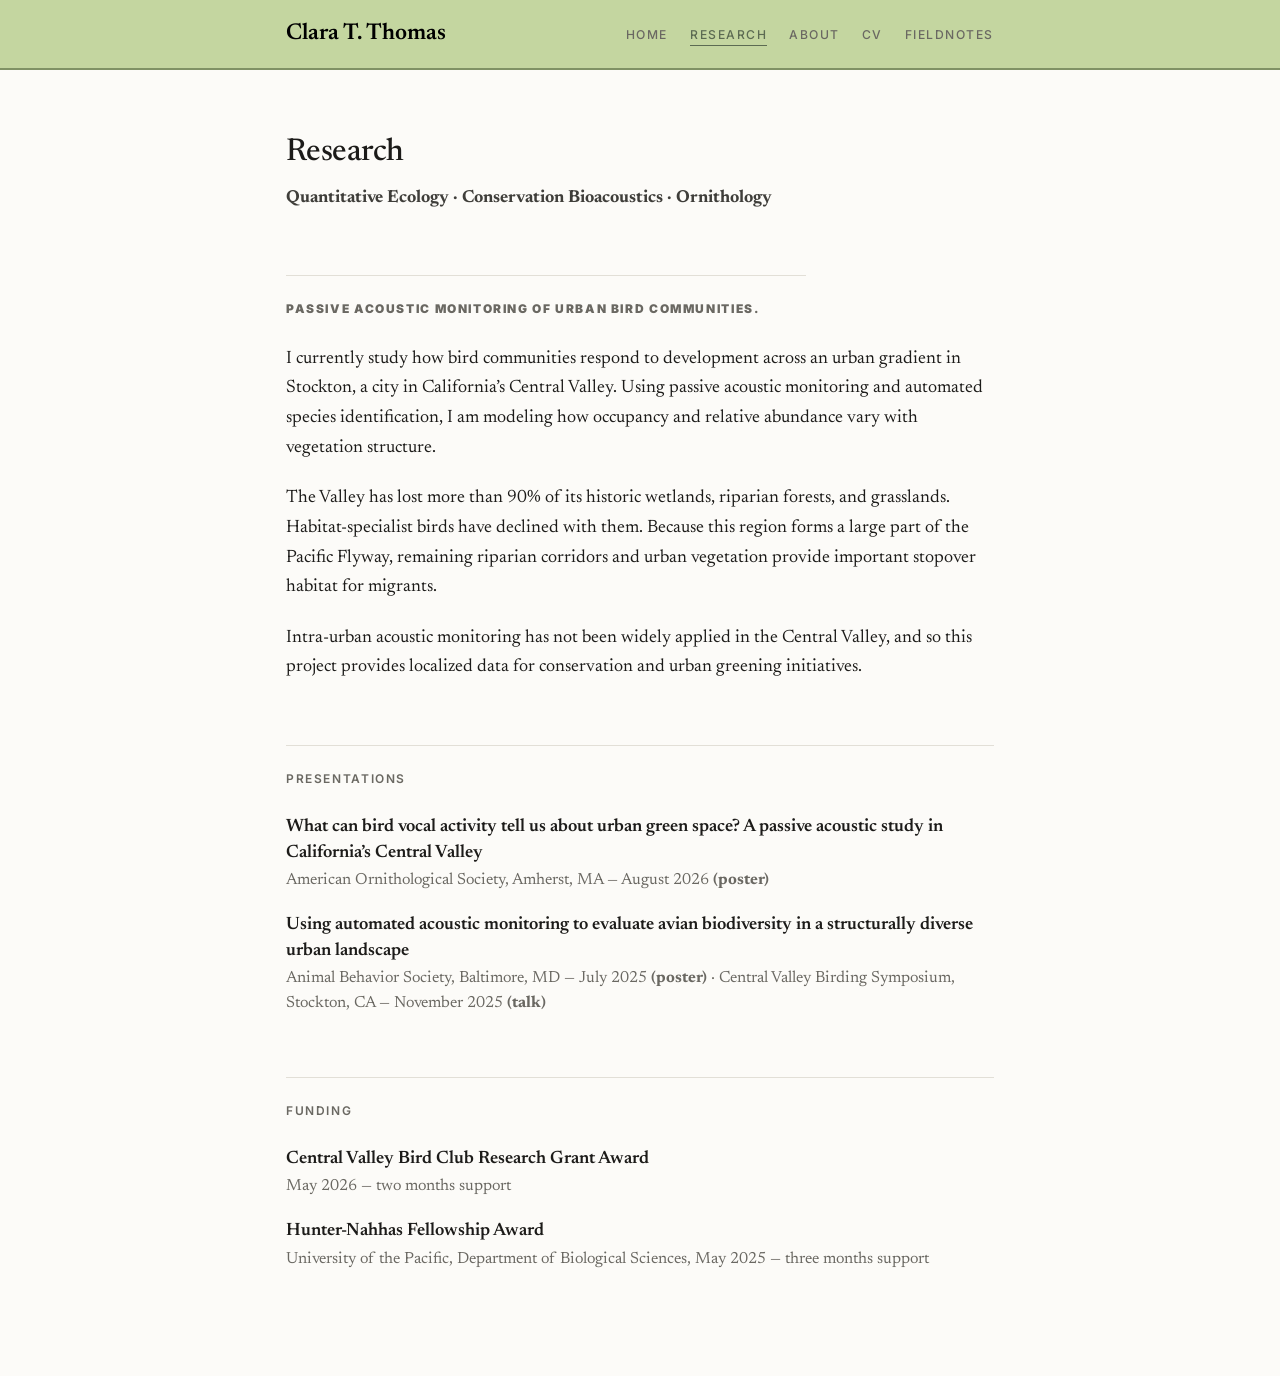
<file: research.html>
<!DOCTYPE html>
<html xmlns="http://www.w3.org/1999/xhtml" lang="en" xml:lang="en"><head>

<meta charset="utf-8">
<meta name="generator" content="quarto-1.10.18">

<meta name="viewport" content="width=device-width, initial-scale=1.0, user-scalable=yes">

<meta name="description" content="Passive acoustic monitoring of urban bird communities in California’s Central Valley.">

<title>Research — Clara Thomas – Clara Thomas</title>
<style>
/* Default styles provided by pandoc.
** See https://pandoc.org/MANUAL.html#variables-for-html for config info.
*/
span.smallcaps{font-variant: small-caps;}
div.columns{display: flex; gap: 1.5em;}
div.column{flex: auto;}
@media screen {
div.columns{gap: min(4vw, 1.5em);}
div.column{overflow-x: auto;}
}
div.hanging-indent{margin-left: 1.5em; text-indent: -1.5em;}
ul.task-list{list-style: none;}
ul.task-list li input[type="checkbox"] {
  width: 0.8em;
  margin: 0 0.8em 0.2em -1em; /* quarto-specific, see https://github.com/quarto-dev/quarto-cli/issues/4556 */ 
  vertical-align: middle;
}
</style>


<script src="site_libs/quarto-nav/quarto-nav.js"></script>
<link href="./images/logo4.svg" rel="icon" type="image/svg+xml">
<script src="site_libs/clipboard/clipboard.min.js"></script>
<script src="site_libs/quarto-html/quarto.js" type="module"></script>
<script src="site_libs/quarto-html/tabsets/tabsets.js" type="module"></script>
<script src="site_libs/quarto-html/popper.min.js"></script>
<script src="site_libs/quarto-html/tippy.umd.min.js"></script>
<link href="site_libs/quarto-html/tippy.css" rel="stylesheet">
<link href="site_libs/quarto-html/quarto-syntax-highlighting-64a204ab8560d761af7679ceaba22944.css" rel="stylesheet" id="quarto-text-highlighting-styles">
<script src="site_libs/bootstrap/bootstrap.min.js"></script>
<link href="site_libs/bootstrap/bootstrap-icons.css" rel="stylesheet">
<link href="site_libs/bootstrap/bootstrap-2d006f723e1d5d265f6e43dc96da6002.min.css" rel="stylesheet" append-hash="true" id="quarto-bootstrap" data-mode="light">
<script id="quarto-search-options" type="application/json">{
  "language": {
    "search-no-results-text": "No results",
    "search-matching-documents-text": "matching documents",
    "search-copy-link-title": "Copy link to search",
    "search-hide-matches-text": "Hide additional matches",
    "search-more-match-text": "more match in this document",
    "search-more-matches-text": "more matches in this document",
    "search-clear-button-title": "Clear",
    "search-text-placeholder": "",
    "search-detached-cancel-button-title": "Cancel",
    "search-submit-button-title": "Submit",
    "search-label": "Search"
  }
}</script>
<link rel="preconnect" href="https://fonts.googleapis.com">
<link rel="preconnect" href="https://fonts.gstatic.com" crossorigin="">
<link href="https://fonts.googleapis.com/css2?family=Newsreader:ital,opsz,wght@0,6..72,400;0,6..72,500;0,6..72,600;1,6..72,400&amp;family=Inter:wght@400;500;600&amp;display=swap" rel="stylesheet">


<meta property="og:title" content="Research — Clara Thomas">
<meta property="og:description" content="Passive acoustic monitoring of urban bird communities in California’s Central Valley.">
<meta property="og:site_name" content="Clara Thomas">
</head>

<body class="nav-fixed fullcontent quarto-light">

<div id="quarto-search-results"></div>
  <header id="quarto-header" class="headroom fixed-top">
    <nav class="navbar navbar-expand-sm " data-bs-theme="dark">
      <div class="navbar-container container-fluid">
      <div class="navbar-brand-container mx-auto">
    <a class="navbar-brand" href="./index.html">
    <span class="navbar-title">Clara T. Thomas</span>
    </a>
  </div>
          <button class="navbar-toggler" type="button" data-bs-toggle="collapse" data-bs-target="#navbarCollapse" aria-controls="navbarCollapse" role="menu" aria-expanded="false" aria-label="Toggle navigation" onclick="if (window.quartoToggleHeadroom) { window.quartoToggleHeadroom(); }">
  <span class="navbar-toggler-icon"></span>
</button>
          <div class="collapse navbar-collapse" id="navbarCollapse">
            <ul class="navbar-nav navbar-nav-scroll ms-auto">
  <li class="nav-item">
    <a class="nav-link" href="./index.html"> 
<span class="menu-text">Home</span></a>
  </li>  
  <li class="nav-item">
    <a class="nav-link active" href="./research.html" aria-current="page"> 
<span class="menu-text">Research</span></a>
  </li>  
  <li class="nav-item">
    <a class="nav-link" href="./about.html"> 
<span class="menu-text">About</span></a>
  </li>  
  <li class="nav-item">
    <a class="nav-link" href="./cv.html"> 
<span class="menu-text">CV</span></a>
  </li>  
  <li class="nav-item">
    <a class="nav-link" href="./fieldnotes/index.html"> 
<span class="menu-text">Fieldnotes</span></a>
  </li>  
</ul>
          </div> <!-- /navcollapse -->
            <div class="quarto-navbar-tools">
</div>
      </div> <!-- /container-fluid -->
    </nav>
</header>
<!-- content -->
<div id="quarto-content" class="quarto-container page-columns page-rows-contents page-layout-article page-navbar">
<!-- sidebar -->
<!-- margin-sidebar -->
    
<!-- main -->
<main class="content" id="quarto-document-content"><header id="title-block-header" class="quarto-title-block"></header>




<section id="research" class="level1 page-head">
<h1>Research</h1>
<div class="sub">
<p><strong>Quantitative Ecology · Conservation Bioacoustics · Ornithology</strong></p>
<section id="passive-acoustic-monitoring-of-urban-bird-communities." class="level2">
<h2 data-anchor-id="passive-acoustic-monitoring-of-urban-bird-communities."><strong>Passive acoustic monitoring of urban bird communities.</strong></h2>
</section>
</div>
<p>I currently study how bird communities respond to development across an urban gradient in Stockton, a city in California’s Central Valley. Using passive acoustic monitoring and automated species identification, I am modeling how occupancy and relative abundance vary with vegetation structure.</p>
<p>The Valley has lost more than 90% of its historic wetlands, riparian forests, and grasslands. Habitat-specialist birds have declined with them. Because this region forms a large part of the Pacific Flyway, remaining riparian corridors and urban vegetation provide important stopover habitat for migrants.</p>
<p>Intra-urban acoustic monitoring has not been widely applied in the Central Valley, and so this project provides localized data for conservation and urban greening initiatives.</p>
<section id="presentations" class="level2">
<h2 data-anchor-id="presentations">Presentations</h2>
<div class="pubs">
<div class="pub">
<p><span class="title">What can bird vocal activity tell us about urban green space? A passive acoustic study in California’s Central Valley</span> <span class="cite">American Ornithological Society, Amherst, MA — August 2026 <strong>(poster)</strong></span></p>
</div>
<div class="pub">
<p><span class="title">Using automated acoustic monitoring to evaluate avian biodiversity in a structurally diverse urban landscape</span> <span class="cite">Animal Behavior Society, Baltimore, MD — July 2025 <strong>(poster)</strong> · Central Valley Birding Symposium, Stockton, CA — November 2025 <strong>(talk)</strong></span></p>
</div>
</div>
</section>
<section id="funding" class="level2">
<h2 data-anchor-id="funding">Funding</h2>
<div class="pubs">
<div class="pub">
<p><span class="title">Central Valley Bird Club Research Grant Award</span> <span class="cite">May 2026 — two months support</span></p>
</div>
<div class="pub">
<p><span class="title">Hunter-Nahhas Fellowship Award</span> <span class="cite">University of the Pacific, Department of Biological Sciences, May 2025 — three months support</span></p>
</div>
</div>
</section>
</section>



</main> <!-- /main -->
<script id="quarto-html-after-body" type="application/javascript">
  window.document.addEventListener("DOMContentLoaded", function (event) {
    const isCodeAnnotation = (el) => {
      for (const clz of el.classList) {
        if (clz.startsWith('code-annotation-')) {                     
          return true;
        }
      }
      return false;
    }
    const onCopySuccess = function(e) {
      // button target
      const button = e.trigger;
      // don't keep focus
      button.blur();
      // flash "checked"
      button.classList.add('code-copy-button-checked');
      var currentTitle = button.getAttribute("title");
      button.setAttribute("title", "Copied!");
      let tooltip;
      if (window.bootstrap) {
        button.setAttribute("data-bs-toggle", "tooltip");
        button.setAttribute("data-bs-placement", "left");
        button.setAttribute("data-bs-title", "Copied!");
        tooltip = new bootstrap.Tooltip(button, 
          { trigger: "manual", 
            customClass: "code-copy-button-tooltip",
            offset: [0, -8]});
        tooltip.show();    
      }
      setTimeout(function() {
        if (tooltip) {
          tooltip.hide();
          button.removeAttribute("data-bs-title");
          button.removeAttribute("data-bs-toggle");
          button.removeAttribute("data-bs-placement");
        }
        button.setAttribute("title", currentTitle);
        button.classList.remove('code-copy-button-checked');
      }, 1000);
      // clear code selection
      e.clearSelection();
    }
    const getTextToCopy = function(trigger) {
      const outerScaffold = trigger.parentElement.cloneNode(true);
      const codeEl = outerScaffold.querySelector('code');
      for (const childEl of codeEl.children) {
        if (isCodeAnnotation(childEl)) {
          childEl.remove();
        }
      }
      return codeEl.innerText;
    }
    const clipboard = new window.ClipboardJS('.code-copy-button:not([data-in-quarto-modal])', {
      text: getTextToCopy
    });
    clipboard.on('success', onCopySuccess);
    if (window.document.getElementById('quarto-embedded-source-code-modal')) {
      const clipboardModal = new window.ClipboardJS('.code-copy-button[data-in-quarto-modal]', {
        text: getTextToCopy,
        container: window.document.getElementById('quarto-embedded-source-code-modal')
      });
      clipboardModal.on('success', onCopySuccess);
    }
      var localhostRegex = new RegExp(/^(?:http|https):\/\/localhost\:?[0-9]*\//);
      var mailtoRegex = new RegExp(/^mailto:/);
        var filterRegex = new RegExp("https:\/\/claratthomas\.com");
      var isInternal = (href) => {
          return filterRegex.test(href) || localhostRegex.test(href) || mailtoRegex.test(href);
      }
      // Inspect non-navigation links and adorn them if external
     var links = window.document.querySelectorAll('a[href]:not(.nav-link):not(.navbar-brand):not(.toc-action):not(.sidebar-link):not(.sidebar-item-toggle):not(.pagination-link):not(.no-external):not([aria-hidden]):not(.dropdown-item):not(.quarto-navigation-tool):not(.about-link)');
      for (var i=0; i<links.length; i++) {
        const link = links[i];
        if (!isInternal(link.href)) {
          // undo the damage that might have been done by quarto-nav.js in the case of
          // links that we want to consider external
          if (link.dataset.originalHref !== undefined) {
            link.href = link.dataset.originalHref;
          }
            // target, if specified
            link.setAttribute("target", "_blank");
            if (link.getAttribute("rel") === null) {
              link.setAttribute("rel", "noopener");
            }
        }
      }
    function tippyHover(el, contentFn, onTriggerFn, onUntriggerFn) {
      const config = {
        allowHTML: true,
        maxWidth: 500,
        delay: 100,
        arrow: false,
        appendTo: function(el) {
            return el.parentElement;
        },
        interactive: true,
        interactiveBorder: 10,
        theme: 'quarto',
        placement: 'bottom-start',
      };
      if (contentFn) {
        config.content = contentFn;
      }
      if (onTriggerFn) {
        config.onTrigger = onTriggerFn;
      }
      if (onUntriggerFn) {
        config.onUntrigger = onUntriggerFn;
      }
      window.tippy(el, config); 
    }
    const noterefs = window.document.querySelectorAll('a[role="doc-noteref"]');
    for (var i=0; i<noterefs.length; i++) {
      const ref = noterefs[i];
      tippyHover(ref, function() {
        // use id or data attribute instead here
        let href = ref.getAttribute('data-footnote-href') || ref.getAttribute('href');
        try { href = new URL(href).hash; } catch {}
        const id = href.replace(/^#\/?/, "");
        const note = window.document.getElementById(id);
        if (note) {
          return note.innerHTML;
        } else {
          return "";
        }
      });
    }
    const xrefs = window.document.querySelectorAll('a.quarto-xref');
    const processXRef = (id, note) => {
      // Strip column container classes
      const stripColumnClz = (el) => {
        el.classList.remove("page-full", "page-columns");
        if (el.children) {
          for (const child of el.children) {
            stripColumnClz(child);
          }
        }
      }
      stripColumnClz(note)
      if (id === null || id.startsWith('sec-')) {
        // Special case sections, only their first couple elements
        const container = document.createElement("div");
        if (note.children && note.children.length > 2) {
          container.appendChild(note.children[0].cloneNode(true));
          for (let i = 1; i < note.children.length; i++) {
            const child = note.children[i];
            if (child.tagName === "P" && child.innerText === "") {
              continue;
            } else {
              container.appendChild(child.cloneNode(true));
              break;
            }
          }
          if (window.Quarto?.typesetMath) {
            window.Quarto.typesetMath(container);
          }
          return container.innerHTML
        } else {
          if (window.Quarto?.typesetMath) {
            window.Quarto.typesetMath(note);
          }
          return note.innerHTML;
        }
      } else {
        // Remove any anchor links if they are present
        const anchorLink = note.querySelector('a.anchorjs-link');
        if (anchorLink) {
          anchorLink.remove();
        }
        if (window.Quarto?.typesetMath) {
          window.Quarto.typesetMath(note);
        }
        if (note.classList.contains("callout")) {
          return note.outerHTML;
        } else {
          return note.innerHTML;
        }
      }
    }
    for (var i=0; i<xrefs.length; i++) {
      const xref = xrefs[i];
      tippyHover(xref, undefined, function(instance) {
        instance.disable();
        let url = xref.getAttribute('href');
        let hash = undefined; 
        if (url.startsWith('#')) {
          hash = url;
        } else {
          try { hash = new URL(url).hash; } catch {}
        }
        if (hash) {
          const id = hash.replace(/^#\/?/, "");
          const note = window.document.getElementById(id);
          if (note !== null) {
            try {
              const html = processXRef(id, note.cloneNode(true));
              instance.setContent(html);
            } finally {
              instance.enable();
              instance.show();
            }
          } else {
            // See if we can fetch this
            fetch(url.split('#')[0])
            .then(res => res.text())
            .then(html => {
              const parser = new DOMParser();
              const htmlDoc = parser.parseFromString(html, "text/html");
              const note = htmlDoc.getElementById(id);
              if (note !== null) {
                const html = processXRef(id, note);
                instance.setContent(html);
              } 
            }).finally(() => {
              instance.enable();
              instance.show();
            });
          }
        } else {
          // See if we can fetch a full url (with no hash to target)
          // This is a special case and we should probably do some content thinning / targeting
          fetch(url)
          .then(res => res.text())
          .then(html => {
            const parser = new DOMParser();
            const htmlDoc = parser.parseFromString(html, "text/html");
            const note = htmlDoc.querySelector('main.content');
            if (note !== null) {
              // This should only happen for chapter cross references
              // (since there is no id in the URL)
              // remove the first header
              if (note.children.length > 0 && note.children[0].tagName === "HEADER") {
                note.children[0].remove();
              }
              const html = processXRef(null, note);
              instance.setContent(html);
            } 
          }).finally(() => {
            instance.enable();
            instance.show();
          });
        }
      }, function(instance) {
      });
    }
        let selectedAnnoteEl;
        const selectorForAnnotation = ( cell, annotation) => {
          let cellAttr = 'data-code-cell="' + cell + '"';
          let lineAttr = 'data-code-annotation="' +  annotation + '"';
          const selector = 'span[' + cellAttr + '][' + lineAttr + ']';
          return selector;
        }
        const selectCodeLines = (annoteEl) => {
          const doc = window.document;
          const targetCell = annoteEl.getAttribute("data-target-cell");
          const targetAnnotation = annoteEl.getAttribute("data-target-annotation");
          const annoteSpan = window.document.querySelector(selectorForAnnotation(targetCell, targetAnnotation));
          const lines = annoteSpan.getAttribute("data-code-lines").split(",");
          const lineIds = lines.map((line) => {
            return targetCell + "-" + line;
          })
          let top = null;
          let height = null;
          let parent = null;
          if (lineIds.length > 0) {
              //compute the position of the single el (top and bottom and make a div)
              const el = window.document.getElementById(lineIds[0]);
              top = el.offsetTop;
              height = el.offsetHeight;
              parent = el.parentElement.parentElement;
            if (lineIds.length > 1) {
              const lastEl = window.document.getElementById(lineIds[lineIds.length - 1]);
              const bottom = lastEl.offsetTop + lastEl.offsetHeight;
              height = bottom - top;
            }
            if (top !== null && height !== null && parent !== null) {
              // cook up a div (if necessary) and position it 
              let div = window.document.getElementById("code-annotation-line-highlight");
              if (div === null) {
                div = window.document.createElement("div");
                div.setAttribute("id", "code-annotation-line-highlight");
                div.style.position = 'absolute';
                parent.appendChild(div);
              }
              div.style.top = top - 2 + "px";
              div.style.height = height + 4 + "px";
              div.style.left = 0;
              let gutterDiv = window.document.getElementById("code-annotation-line-highlight-gutter");
              if (gutterDiv === null) {
                gutterDiv = window.document.createElement("div");
                gutterDiv.setAttribute("id", "code-annotation-line-highlight-gutter");
                gutterDiv.style.position = 'absolute';
                const codeCell = window.document.getElementById(targetCell);
                const gutter = codeCell.querySelector('.code-annotation-gutter');
                gutter.appendChild(gutterDiv);
              }
              gutterDiv.style.top = top - 2 + "px";
              gutterDiv.style.height = height + 4 + "px";
            }
            selectedAnnoteEl = annoteEl;
          }
        };
        const unselectCodeLines = () => {
          const elementsIds = ["code-annotation-line-highlight", "code-annotation-line-highlight-gutter"];
          elementsIds.forEach((elId) => {
            const div = window.document.getElementById(elId);
            if (div) {
              div.remove();
            }
          });
          selectedAnnoteEl = undefined;
        };
          // Handle positioning of the toggle
      window.addEventListener(
        "resize",
        throttle(() => {
          elRect = undefined;
          if (selectedAnnoteEl) {
            selectCodeLines(selectedAnnoteEl);
          }
        }, 10)
      );
      function throttle(fn, ms) {
      let throttle = false;
      let timer;
        return (...args) => {
          if(!throttle) { // first call gets through
              fn.apply(this, args);
              throttle = true;
          } else { // all the others get throttled
              if(timer) clearTimeout(timer); // cancel #2
              timer = setTimeout(() => {
                fn.apply(this, args);
                timer = throttle = false;
              }, ms);
          }
        };
      }
        // Attach click handler to the DT
        const annoteDls = window.document.querySelectorAll('dt[data-target-cell]');
        for (const annoteDlNode of annoteDls) {
          annoteDlNode.addEventListener('click', (event) => {
            const clickedEl = event.target;
            if (clickedEl !== selectedAnnoteEl) {
              unselectCodeLines();
              const activeEl = window.document.querySelector('dt[data-target-cell].code-annotation-active');
              if (activeEl) {
                activeEl.classList.remove('code-annotation-active');
              }
              selectCodeLines(clickedEl);
              clickedEl.classList.add('code-annotation-active');
            } else {
              // Unselect the line
              unselectCodeLines();
              clickedEl.classList.remove('code-annotation-active');
            }
          });
        }
    const findCites = (el) => {
      const parentEl = el.parentElement;
      if (parentEl) {
        const cites = parentEl.dataset.cites;
        if (cites) {
          return {
            el,
            cites: cites.split(' ')
          };
        } else {
          return findCites(el.parentElement)
        }
      } else {
        return undefined;
      }
    };
    var bibliorefs = window.document.querySelectorAll('a[role="doc-biblioref"]');
    for (var i=0; i<bibliorefs.length; i++) {
      const ref = bibliorefs[i];
      const citeInfo = findCites(ref);
      if (citeInfo) {
        tippyHover(citeInfo.el, function() {
          var popup = window.document.createElement('div');
          citeInfo.cites.forEach(function(cite) {
            var citeDiv = window.document.createElement('div');
            citeDiv.classList.add('hanging-indent');
            citeDiv.classList.add('csl-entry');
            var biblioDiv = window.document.getElementById('ref-' + cite);
            if (biblioDiv) {
              citeDiv.innerHTML = biblioDiv.innerHTML;
            }
            popup.appendChild(citeDiv);
          });
          return popup.innerHTML;
        });
      }
    }
  });
  </script>
</div> <!-- /content -->




</body></html>
</file>
<file: site_libs/quarto-html/tippy.css>
.tippy-box[data-animation=fade][data-state=hidden]{opacity:0}[data-tippy-root]{max-width:calc(100vw - 10px)}.tippy-box{position:relative;background-color:#333;color:#fff;border-radius:4px;font-size:14px;line-height:1.4;white-space:normal;outline:0;transition-property:transform,visibility,opacity}.tippy-box[data-placement^=top]>.tippy-arrow{bottom:0}.tippy-box[data-placement^=top]>.tippy-arrow:before{bottom:-7px;left:0;border-width:8px 8px 0;border-top-color:initial;transform-origin:center top}.tippy-box[data-placement^=bottom]>.tippy-arrow{top:0}.tippy-box[data-placement^=bottom]>.tippy-arrow:before{top:-7px;left:0;border-width:0 8px 8px;border-bottom-color:initial;transform-origin:center bottom}.tippy-box[data-placement^=left]>.tippy-arrow{right:0}.tippy-box[data-placement^=left]>.tippy-arrow:before{border-width:8px 0 8px 8px;border-left-color:initial;right:-7px;transform-origin:center left}.tippy-box[data-placement^=right]>.tippy-arrow{left:0}.tippy-box[data-placement^=right]>.tippy-arrow:before{left:-7px;border-width:8px 8px 8px 0;border-right-color:initial;transform-origin:center right}.tippy-box[data-inertia][data-state=visible]{transition-timing-function:cubic-bezier(.54,1.5,.38,1.11)}.tippy-arrow{width:16px;height:16px;color:#333}.tippy-arrow:before{content:"";position:absolute;border-color:transparent;border-style:solid}.tippy-content{position:relative;padding:5px 9px;z-index:1}
</file>
<file: site_libs/quarto-html/quarto-syntax-highlighting-64a204ab8560d761af7679ceaba22944.css>
/* quarto syntax highlight colors */
:root {
  --quarto-hl-ot-color: #003B4F;
  --quarto-hl-at-color: #657422;
  --quarto-hl-ss-color: #20794D;
  --quarto-hl-an-color: #5E5E5E;
  --quarto-hl-fu-color: #4758AB;
  --quarto-hl-st-color: #20794D;
  --quarto-hl-cf-color: #003B4F;
  --quarto-hl-op-color: #5E5E5E;
  --quarto-hl-er-color: #AD0000;
  --quarto-hl-bn-color: #AD0000;
  --quarto-hl-al-color: #AD0000;
  --quarto-hl-va-color: #111111;
  --quarto-hl-bu-color: inherit;
  --quarto-hl-ex-color: inherit;
  --quarto-hl-pp-color: #AD0000;
  --quarto-hl-in-color: #5E5E5E;
  --quarto-hl-vs-color: #20794D;
  --quarto-hl-wa-color: #5E5E5E;
  --quarto-hl-do-color: #5E5E5E;
  --quarto-hl-im-color: #00769E;
  --quarto-hl-ch-color: #20794D;
  --quarto-hl-dt-color: #AD0000;
  --quarto-hl-fl-color: #AD0000;
  --quarto-hl-co-color: #5E5E5E;
  --quarto-hl-cv-color: #5E5E5E;
  --quarto-hl-cn-color: #8f5902;
  --quarto-hl-sc-color: #5E5E5E;
  --quarto-hl-dv-color: #AD0000;
  --quarto-hl-kw-color: #003B4F;
}

/* other quarto variables */
:root {
  --quarto-font-monospace: SFMono-Regular, Menlo, Monaco, Consolas, "Liberation Mono", "Courier New", monospace;
}

/* syntax highlight based on Pandoc's rules */
pre > code.sourceCode > span {
  color: #003B4F;
}

code.sourceCode > span {
  color: #003B4F;
}

div.sourceCode,
div.sourceCode pre.sourceCode {
  color: #003B4F;
}

/* Normal */
code span {
  color: #003B4F;
}

/* Alert */
code span.al {
  color: #AD0000;
  font-style: inherit;
}

/* Annotation */
code span.an {
  color: #5E5E5E;
  font-style: inherit;
}

/* Attribute */
code span.at {
  color: #657422;
  font-style: inherit;
}

/* BaseN */
code span.bn {
  color: #AD0000;
  font-style: inherit;
}

/* BuiltIn */
code span.bu {
  font-style: inherit;
}

/* ControlFlow */
code span.cf {
  color: #003B4F;
  font-weight: bold;
  font-style: inherit;
}

/* Char */
code span.ch {
  color: #20794D;
  font-style: inherit;
}

/* Constant */
code span.cn {
  color: #8f5902;
  font-style: inherit;
}

/* Comment */
code span.co {
  color: #5E5E5E;
  font-style: inherit;
}

/* CommentVar */
code span.cv {
  color: #5E5E5E;
  font-style: italic;
}

/* Documentation */
code span.do {
  color: #5E5E5E;
  font-style: italic;
}

/* DataType */
code span.dt {
  color: #AD0000;
  font-style: inherit;
}

/* DecVal */
code span.dv {
  color: #AD0000;
  font-style: inherit;
}

/* Error */
code span.er {
  color: #AD0000;
  font-style: inherit;
}

/* Extension */
code span.ex {
  font-style: inherit;
}

/* Float */
code span.fl {
  color: #AD0000;
  font-style: inherit;
}

/* Function */
code span.fu {
  color: #4758AB;
  font-style: inherit;
}

/* Import */
code span.im {
  color: #00769E;
  font-style: inherit;
}

/* Information */
code span.in {
  color: #5E5E5E;
  font-style: inherit;
}

/* Keyword */
code span.kw {
  color: #003B4F;
  font-weight: bold;
  font-style: inherit;
}

/* Operator */
code span.op {
  color: #5E5E5E;
  font-style: inherit;
}

/* Other */
code span.ot {
  color: #003B4F;
  font-style: inherit;
}

/* Preprocessor */
code span.pp {
  color: #AD0000;
  font-style: inherit;
}

/* SpecialChar */
code span.sc {
  color: #5E5E5E;
  font-style: inherit;
}

/* SpecialString */
code span.ss {
  color: #20794D;
  font-style: inherit;
}

/* String */
code span.st {
  color: #20794D;
  font-style: inherit;
}

/* Variable */
code span.va {
  color: #111111;
  font-style: inherit;
}

/* VerbatimString */
code span.vs {
  color: #20794D;
  font-style: inherit;
}

/* Warning */
code span.wa {
  color: #5E5E5E;
  font-style: italic;
}

.prevent-inlining {
  content: "</";
}

/*# sourceMappingURL=9d8d5bb603a83b8298b89080a598c93b.css.map */
</file>
